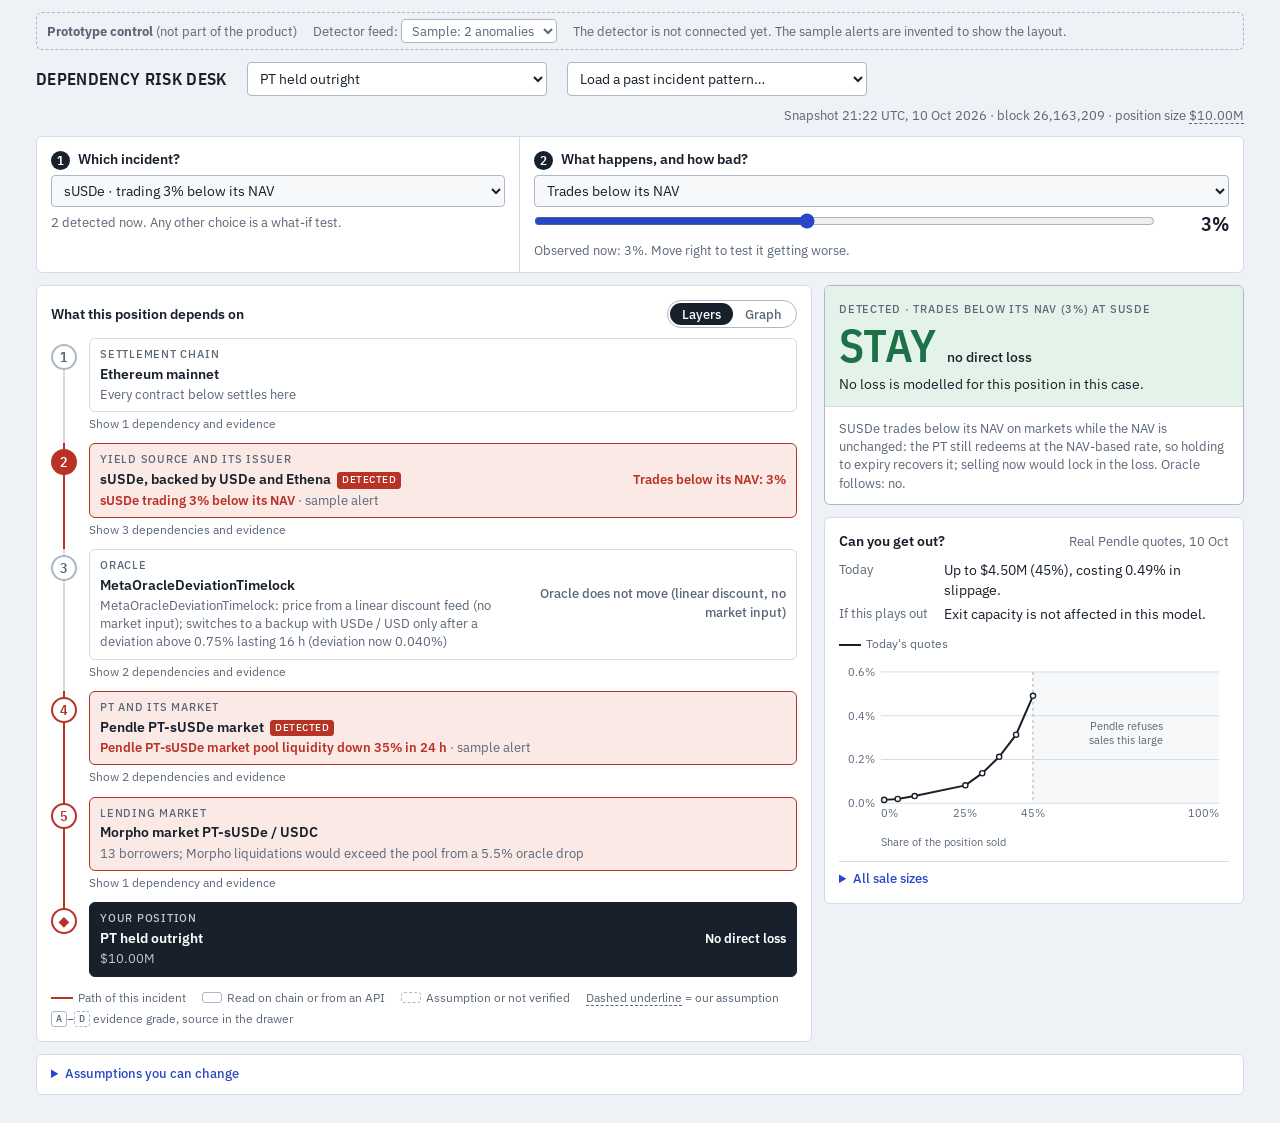
<file: demo.html>
<!doctype html>
<html>
  <head>
    <meta charset="utf8" />
    <meta
      name="viewport"
      content="width=device-width,initial-scale=1,viewport-fit=cover"
    />
    <style>
      :root {
        color-scheme: light;
        box-sizing: border-box;
        padding-top: env(safe-area-inset-top, 0px);
        padding-bottom: env(safe-area-inset-bottom, 0px);
      }
      html {
        scroll-padding-top: env(safe-area-inset-top, 0px);
      }
      body {
        margin: 0;
        padding: 0;
        font:
          14px -apple-system,
          BlinkMacSystemFont,
          sans-serif;
        background: #fff;
        color: #000;
      }
      img {
        max-width: 100%;
      }
      [hidden]:not([hidden="until-found" i]) {
        display: none !important;
      }
    </style>
  </head>
  <body>
    <title>Dependency Risk Desk v2</title>
    <link
      rel="stylesheet"
      href="https://fonts.googleapis.com/css2?family=IBM+Plex+Mono:wght@400;500&family=IBM+Plex+Sans:wght@400;500;600&family=IBM+Plex+Sans+Condensed:wght@600&display=swap"
    />
    <style>
      /* Layout: inputs run left to right in thinking order (where, how bad, how likely). Answer card top right. Five-layer chain on the left, one row per layer. Detail opens on demand. */
      :root {
        --bg: #eef1f5;
        --surface: #ffffff;
        --sunk: #f6f8fa;
        --ink: #17202b;
        --muted: #5a6777;
        --line: #d6dce4;
        --line-strong: #aeb8c5;
        --accent: #2747c7;
        --accent-tint: #e4e9fb;
        --crit: #b93226;
        --crit-tint: #fbe9e6;
        --warn: #8f5b00;
        --warn-tint: #fbf0d9;
        --good: #1e7048;
        --good-tint: #e3f3ea;
        --sans:
          "IBM Plex Sans", system-ui, -apple-system, "Segoe UI", sans-serif;
        --cond:
          "IBM Plex Sans Condensed", "IBM Plex Sans", system-ui, sans-serif;
        --mono: "IBM Plex Mono", ui-monospace, Menlo, Consolas, monospace;
      }
      @media (prefers-color-scheme: dark) {
        :root:not([data-theme="light"]) {
          --bg: #0f141b;
          --surface: #171e28;
          --sunk: #131922;
          --ink: #e5eaf1;
          --muted: #96a3b4;
          --line: #283342;
          --line-strong: #465468;
          --accent: #8aa4ff;
          --accent-tint: #1e2a52;
          --crit: #ff8475;
          --crit-tint: #3a1d1a;
          --warn: #e6ae52;
          --warn-tint: #33280f;
          --good: #62c795;
          --good-tint: #14301f;
          color-scheme: dark;
        }
      }
      :root[data-theme="dark"] {
        --bg: #0f141b;
        --surface: #171e28;
        --sunk: #131922;
        --ink: #e5eaf1;
        --muted: #96a3b4;
        --line: #283342;
        --line-strong: #465468;
        --accent: #8aa4ff;
        --accent-tint: #1e2a52;
        --crit: #ff8475;
        --crit-tint: #3a1d1a;
        --warn: #e6ae52;
        --warn-tint: #33280f;
        --good: #62c795;
        --good-tint: #14301f;
        color-scheme: dark;
      }
      * {
        box-sizing: border-box;
      }
      body {
        background: var(--bg);
        color: var(--ink);
        font: 14px/1.45 var(--sans);
        font-variant-numeric: tabular-nums;
      }
      .app {
        max-width: 1240px;
        margin: 0 auto;
        padding-inline: 16px;
        padding-block: 12px 28px;
        display: flex;
        flex-direction: column;
        gap: 12px;
      }
      body.drawer-open .app {
        padding-bottom: 46vh;
      }
      button,
      select,
      input {
        font: inherit;
        color: inherit;
      }
      button {
        cursor: pointer;
      }
      input[type="range"] {
        accent-color: var(--accent);
        width: 100%;
        min-width: 0;
        margin: 0;
      }
      :focus-visible {
        outline: 2px solid var(--accent);
        outline-offset: 2px;
      }
      p {
        margin: 0;
      }
      .lbl {
        font-size: 11px;
        letter-spacing: 0.07em;
        text-transform: uppercase;
        color: var(--muted);
        font-weight: 500;
      }
      .mono {
        font-family: var(--mono);
        font-size: 12px;
      }
      .note {
        color: var(--muted);
        font-size: 12.5px;
      }
      .asm {
        border-bottom: 1px dashed var(--muted);
      }
      .eff.n,
      .lay.hot .eff.n {
        color: var(--muted);
        font-weight: 500;
      }
      .gr {
        display: inline-block;
        font: 500 10px/14px var(--mono);
        padding: 0 4px;
        border: 1px solid var(--line-strong);
        border-radius: 3px;
        color: var(--muted);
        vertical-align: 1px;
      }
      .gr.D {
        border-style: dashed;
      }
      .link {
        background: none;
        border: 0;
        padding: 0;
        color: var(--accent);
        text-decoration: underline;
        font-size: 12.5px;
      }
      .panel {
        background: var(--surface);
        border: 1px solid var(--line);
        border-radius: 6px;
        padding: 14px;
        min-width: 0;
      }
      .panel h2 {
        font: 600 14px/1.2 var(--sans);
        margin: 0;
      }
      .phead {
        display: flex;
        flex-wrap: wrap;
        gap: 4px 16px;
        justify-content: space-between;
        align-items: baseline;
        margin-bottom: 10px;
      }

      header {
        display: flex;
        flex-wrap: wrap;
        gap: 10px 20px;
        align-items: center;
      }
      header h1 {
        font: 600 17px/1 var(--cond);
        letter-spacing: 0.02em;
        margin: 0;
        text-transform: uppercase;
      }
      header select {
        background: var(--surface);
        border: 1px solid var(--line-strong);
        border-radius: 4px;
        padding: 6px 8px;
        min-width: 0;
        max-width: 100%;
        text-overflow: ellipsis;
        flex: 0 1 300px;
      }
      header .stamp {
        margin-left: auto;
        font-size: 12.5px;
        color: var(--muted);
      }
      header .stamp {
        margin-left: 0;
        flex-basis: 100%;
        text-align: right;
      }
      .mode {
        margin-left: auto;
        display: flex;
        border: 1px solid var(--line-strong);
        border-radius: 999px;
        padding: 2px;
        background: var(--surface);
      }
      .mode button {
        border: 0;
        background: none;
        border-radius: 999px;
        padding: 4px 14px;
        font-weight: 500;
        font-size: 13px;
        color: var(--muted);
      }
      .mode button[aria-pressed="true"] {
        background: var(--ink);
        color: var(--surface);
      }
      .mode.sm button {
        padding: 2px 12px;
        font-size: 12.5px;
      }
      .banner {
        border-radius: 6px;
        padding: 8px 12px;
        border: 1px solid var(--line-strong);
        background: var(--accent-tint);
        font-size: 13px;
      }
      .banner a {
        color: var(--accent);
      }

      .steps {
        display: grid;
        grid-template-columns: 1fr 1.5fr;
        gap: 0;
        padding: 0;
      }
      .step {
        padding: 12px 14px;
        display: flex;
        flex-direction: column;
        gap: 6px;
        min-width: 0;
        border-left: 1px solid var(--line);
      }
      .step:first-child {
        border-left: 0;
      }
      .step .q {
        display: flex;
        gap: 8px;
        align-items: baseline;
        font-weight: 600;
      }
      .step .q i {
        font: 600 13px/1 var(--cond);
        font-style: normal;
        color: var(--surface);
        background: var(--ink);
        border-radius: 50%;
        width: 19px;
        height: 19px;
        display: inline-grid;
        place-items: center;
        flex: none;
        position: relative;
        top: 1px;
      }
      .step select {
        background: var(--sunk);
        border: 1px solid var(--line-strong);
        border-radius: 4px;
        padding: 5px 8px;
        width: 100%;
        min-width: 0;
        text-overflow: ellipsis;
      }
      .slide {
        display: flex;
        align-items: center;
        gap: 12px;
      }
      /* The zone bar sits under the slider track only, inset by half a thumb so its scale matches the thumb. */
      .slide .tcol {
        flex: 1;
        min-width: 0;
        display: flex;
        flex-direction: column;
        gap: 6px;
      }
      #zoneBox {
        margin-inline: 8px;
      }
      .slide output {
        font: 600 20px/1 var(--cond);
        min-width: 62px;
        text-align: right;
      }
      .zones {
        height: 6px;
        border-radius: 3px;
        overflow: hidden;
        display: flex;
        border: 1px solid var(--line);
      }
      .zones i {
        display: block;
        height: 100%;
      }
      .zs {
        background: var(--good);
      }
      .zp {
        background: var(--warn);
      }
      .zc {
        background: var(--crit);
      }
      @media (max-width: 860px) {
        .steps {
          grid-template-columns: minmax(0, 1fr);
        }
        .step {
          border-left: 0;
          border-top: 1px solid var(--line);
        }
        .step:first-child {
          border-top: 0;
        }
      }

      .cols {
        display: grid;
        grid-template-columns: minmax(0, 1fr) 420px;
        gap: 12px;
        align-items: start;
      }
      .side,
      .main {
        display: flex;
        flex-direction: column;
        gap: 12px;
        min-width: 0;
      }
      @media (max-width: 1000px) {
        .cols {
          grid-template-columns: minmax(0, 1fr);
        }
        .side {
          order: -1;
        }
      }

      /* chain */
      .chain {
        display: flex;
        flex-direction: column;
      }
      .lay {
        position: relative;
        padding-left: 38px;
        padding-bottom: 10px;
      }
      .lay::before {
        content: "";
        position: absolute;
        left: 12px;
        top: 0;
        bottom: 0;
        border-left: 2px solid var(--line);
      }
      .lay:first-child::before {
        top: 18px;
      }
      .lay:last-child {
        padding-bottom: 0;
      }
      .lay:last-child::before {
        bottom: auto;
        height: 18px;
      }
      .lay.hot::before {
        border-left-color: var(--crit);
      }
      .ln {
        position: absolute;
        left: 0;
        top: 6px;
        width: 26px;
        height: 26px;
        border-radius: 50%;
        background: var(--surface);
        border: 2px solid var(--line-strong);
        display: grid;
        place-items: center;
        font: 600 14px/1 var(--cond);
        color: var(--muted);
      }
      .lay.hot .ln {
        border-color: var(--crit);
        color: var(--crit);
      }
      .lay.origin .ln {
        background: var(--crit);
        color: var(--surface);
      }
      .lrow {
        width: 100%;
        text-align: left;
        background: var(--surface);
        border: 1px solid var(--line);
        border-radius: 6px;
        padding: 8px 10px;
        display: grid;
        grid-template-columns: minmax(0, 1fr) minmax(0, auto);
        gap: 4px 14px;
        align-items: center;
      }
      .lrow:hover {
        border-color: var(--accent);
      }
      .lay.hot .lrow {
        border-color: var(--crit);
        background: var(--crit-tint);
      }
      .lay.pos .lrow {
        background: var(--ink);
        color: var(--surface);
        border-color: var(--ink);
        cursor: default;
      }
      .lay.pos .lrow .lbl,
      .lay.pos .lrow .fact {
        color: inherit;
        opacity: 0.75;
      }
      .lt {
        display: flex;
        flex-direction: column;
        gap: 1px;
        min-width: 0;
      }
      .lt b {
        font-weight: 600;
        font-size: 14px;
      }
      .fact {
        font-size: 12.5px;
        color: var(--muted);
      }
      .eff {
        font-weight: 600;
        font-size: 13px;
        color: var(--crit);
        text-align: right;
        max-width: 250px;
      }
      .lay.pos .eff {
        color: inherit;
      }
      .tag {
        display: inline-block;
        font-size: 10px;
        font-weight: 500;
        letter-spacing: 0.05em;
        text-transform: uppercase;
        border: 1px solid currentColor;
        border-radius: 3px;
        padding: 0 4px;
        color: var(--warn);
        margin-left: 6px;
        vertical-align: 1px;
      }
      .tag.det {
        color: var(--surface);
        background: var(--crit);
        border-color: var(--crit);
      }
      .tag.hyp {
        color: var(--crit);
        border-style: dashed;
        background: var(--surface);
      }
      .lay.origin.hyp .ln {
        background: var(--surface);
        color: var(--crit);
        border-style: dashed;
      }
      .fact b {
        font-weight: 600;
        font-size: inherit;
        color: var(--crit);
      }
      .proto {
        display: flex;
        flex-wrap: wrap;
        gap: 6px 16px;
        align-items: center;
        border: 1px dashed var(--line-strong);
        border-radius: 6px;
        padding: 6px 10px;
        color: var(--muted);
        font-size: 12.5px;
      }
      .proto select {
        background: var(--surface);
        border: 1px solid var(--line-strong);
        border-radius: 4px;
        padding: 2px 6px;
        max-width: 100%;
      }
      .more {
        background: none;
        border: 0;
        padding: 3px 0 0;
        color: var(--muted);
        font-size: 12px;
      }
      .more:hover {
        color: var(--accent);
      }
      .chips {
        display: flex;
        flex-wrap: wrap;
        gap: 6px;
        padding-top: 6px;
      }
      .chip {
        background: var(--surface);
        border: 1px solid var(--line-strong);
        border-radius: 5px;
        padding: 4px 8px;
        text-align: left;
        display: flex;
        flex-direction: column;
        min-width: 0;
        font-size: 12.5px;
      }
      .chip.doc {
        border-style: dashed;
      }
      .chip.sel {
        border-color: var(--crit);
        box-shadow: 0 0 0 1px var(--crit);
      }
      .chip:hover {
        border-color: var(--accent);
      }
      .chip .ad {
        font-family: var(--mono);
        font-size: 10.5px;
        color: var(--muted);
      }
      @media (max-width: 560px) {
        .lrow {
          grid-template-columns: minmax(0, 1fr);
        }
        .eff {
          text-align: left;
          max-width: none;
        }
      }
      .legend {
        display: flex;
        flex-wrap: wrap;
        gap: 4px 16px;
        color: var(--muted);
        font-size: 12px;
        margin-top: 12px;
      }
      .legend i {
        display: inline-block;
        width: 20px;
        height: 11px;
        border: 1px solid var(--line-strong);
        border-radius: 3px;
        vertical-align: -1px;
        margin-right: 5px;
      }
      .legend i.d {
        border-style: dashed;
      }

      .gscroll {
        overflow-x: auto;
        padding-bottom: 4px;
      }
      .graph {
        position: relative;
        min-width: 700px;
        display: flex;
        flex-direction: column;
      }
      .graph svg {
        position: absolute;
        inset: 0;
        width: 100%;
        height: 100%;
        pointer-events: none;
        overflow: visible;
      }
      .band {
        display: grid;
        grid-template-columns: 84px minmax(0, 1fr);
        gap: 12px;
        border-top: 1px solid var(--line);
        padding: 14px 0 24px;
      }
      .band:first-of-type {
        border-top: 0;
        padding-top: 2px;
      }
      .band:last-of-type {
        padding-bottom: 2px;
      }
      .lname {
        font-size: 11.5px;
        line-height: 1.3;
        color: var(--muted);
      }
      .lname b {
        display: block;
        font: 600 18px/1 var(--cond);
        color: var(--ink);
        margin-bottom: 3px;
      }
      .grow {
        display: grid;
        grid-template-columns: repeat(4, minmax(0, 1fr));
        column-gap: 48px;
        align-items: start;
      }
      .node {
        position: relative;
        z-index: 1;
        background: var(--surface);
        border: 1px solid var(--line-strong);
        border-radius: 6px;
        padding: 7px 9px;
        text-align: left;
        min-width: 0;
        display: flex;
        flex-direction: column;
        gap: 3px;
        align-items: flex-start;
      }
      button.node:hover {
        border-color: var(--accent);
      }
      .node .nm {
        font-weight: 600;
        font-size: 13px;
        line-height: 1.25;
        overflow-wrap: anywhere;
      }
      .node .sub {
        font-size: 12px;
        color: var(--muted);
        line-height: 1.3;
      }
      .node .sub b {
        color: var(--crit);
        font-weight: 600;
      }
      .node .tag {
        margin-left: 0;
      }
      .node.doc {
        border-style: dashed;
      }
      .node.hot {
        border-color: var(--crit);
        background: var(--crit-tint);
      }
      .node.origin {
        box-shadow: 0 0 0 2px var(--crit);
      }
      .node.origin.hyp {
        box-shadow: none;
        outline: 2px dashed var(--crit);
        outline-offset: 1px;
      }
      .node.pos {
        background: var(--ink);
        color: var(--surface);
        border-color: var(--ink);
      }
      .node.pos .sub,
      .node.pos .sub b {
        color: inherit;
      }
      .node.pos.hot {
        box-shadow: 0 0 0 2px var(--crit);
      }
      .e {
        stroke: var(--line-strong);
        stroke-width: 1.4;
        fill: none;
      }
      .e.doc {
        stroke-dasharray: 5 4;
      }
      .e.hot {
        stroke: var(--crit);
        stroke-width: 2.2;
      }
      .elab {
        position: absolute;
        z-index: 2;
        transform: translate(-50%, -50%);
        background: var(--surface);
        border: 1px solid var(--line);
        border-radius: 9px;
        padding: 0 6px;
        font-size: 10.5px;
        line-height: 16px;
        color: var(--muted);
        white-space: nowrap;
      }
      .elab:hover {
        border-color: var(--accent);
        color: var(--accent);
      }
      .elab.hot {
        border-color: var(--crit);
        color: var(--crit);
      }
      .legend i.a {
        width: 22px;
        height: 0;
        border: 0;
        border-top: 2px solid var(--crit);
        border-radius: 0;
        vertical-align: middle;
      }

      /* decision */
      .decision {
        padding: 0;
        overflow: hidden;
        border-color: var(--line-strong);
      }
      .vband {
        padding: 12px 14px;
        background: var(--sunk);
        border-bottom: 1px solid var(--line);
      }
      .vband.stay {
        background: var(--good-tint);
      }
      .vband.reduce {
        background: var(--warn-tint);
      }
      .vband.cap {
        background: var(--crit-tint);
      }
      .verdict {
        font: 600 46px/1 var(--cond);
        letter-spacing: 0.01em;
        text-transform: uppercase;
        margin: 4px 0 6px;
        display: flex;
        align-items: baseline;
        gap: 10px;
        flex-wrap: wrap;
      }
      .stay .verdict {
        color: var(--good);
      }
      .reduce .verdict {
        color: var(--warn);
      }
      .cap .verdict {
        color: var(--crit);
      }
      .verdict small {
        font: 500 14px/1.2 var(--sans);
        text-transform: none;
        letter-spacing: 0;
        color: var(--ink);
      }
      .why {
        font-size: 14px;
        text-wrap: balance;
      }
      .dbody {
        padding: 12px 14px;
        display: flex;
        flex-direction: column;
        gap: 12px;
      }
      .bars {
        display: grid;
        grid-template-columns: max-content minmax(0, 1fr) max-content;
        gap: 8px 10px;
        align-items: center;
      }
      .bars .bn {
        font-weight: 500;
        font-size: 13px;
      }
      .bars .bv {
        font: 600 17px/1 var(--cond);
        text-align: right;
      }
      .track {
        display: flex;
        gap: 2px;
        height: 18px;
        min-width: 0;
      }
      .track i {
        display: block;
        height: 100%;
        border-radius: 0 4px 4px 0;
        min-width: 2px;
      }
      .track i:first-child:not(:last-child) {
        border-radius: 0;
      }
      .b-loss {
        background: var(--muted);
      }
      .b-cost {
        background: var(--accent);
      }
      .b-cap {
        background: var(--line-strong);
      }
      .bkey {
        display: flex;
        flex-wrap: wrap;
        gap: 2px 14px;
        font-size: 12px;
        color: var(--muted);
      }
      .bkey i {
        display: inline-block;
        width: 9px;
        height: 9px;
        border-radius: 2px;
        margin-right: 5px;
      }
      .stuck {
        border: 1px solid var(--crit);
        background: var(--crit-tint);
        border-radius: 6px;
        padding: 8px 10px;
        font-size: 13px;
      }
      details {
        border-top: 1px solid var(--line);
        padding-top: 8px;
      }
      summary {
        cursor: pointer;
        font-weight: 500;
        font-size: 13px;
        color: var(--accent);
      }
      details > div {
        padding-top: 8px;
        display: flex;
        flex-direction: column;
        gap: 8px;
      }
      .tw {
        overflow-x: auto;
      }
      table {
        border-collapse: collapse;
        width: 100%;
        font-size: 12.5px;
      }
      th,
      td {
        text-align: right;
        padding: 5px 4px;
        border-bottom: 1px solid var(--line);
        white-space: nowrap;
      }
      th {
        font-weight: 500;
        color: var(--muted);
        font-size: 11.5px;
      }
      th:first-child,
      td:first-child {
        text-align: left;
      }
      tr.best td,
      tr.sum td {
        font-weight: 600;
      }
      tr.best td {
        background: var(--accent-tint);
      }
      tr.ref td {
        color: var(--crit);
      }
      dl {
        display: grid;
        grid-template-columns: max-content minmax(0, 1fr);
        gap: 4px 16px;
        margin: 0;
      }
      dt {
        color: var(--muted);
        font-size: 12.5px;
      }
      dd {
        margin: 0;
        overflow-wrap: anywhere;
      }

      /* exit */
      .exit {
        display: flex;
        flex-direction: column;
        gap: 10px;
      }
      .exit .phead {
        margin: 0;
      }
      .ckey {
        display: flex;
        flex-wrap: wrap;
        gap: 2px 14px;
        font-size: 12px;
        color: var(--muted);
      }
      .ckey svg {
        vertical-align: middle;
        margin-right: 5px;
      }
      .cwrap {
        position: relative;
      }
      .chart {
        width: 100%;
        height: auto;
        display: block;
      }
      .chart text {
        font: 11px var(--sans);
        fill: var(--muted);
      }
      .chart .ax {
        stroke: var(--line);
        stroke-width: 1;
        fill: none;
      }
      .chart .cv {
        stroke: var(--ink);
        stroke-width: 2;
        fill: none;
      }
      .chart .sv {
        stroke: var(--muted);
        stroke-width: 2;
        stroke-dasharray: 5 4;
        fill: none;
      }
      .chart .pt {
        fill: var(--surface);
        stroke: var(--ink);
        stroke-width: 1.4;
      }
      .chart .no {
        fill: var(--sunk);
        stroke: none;
      }
      .chart .cliff {
        stroke: var(--line-strong);
        stroke-width: 1.2;
        stroke-dasharray: 3 3;
        fill: none;
      }
      .chart .rec {
        stroke: var(--accent);
        stroke-width: 2;
        fill: none;
      }
      .chart .recd {
        fill: var(--accent);
        stroke: var(--surface);
        stroke-width: 2;
      }
      .chart .rt {
        fill: var(--accent);
        font-weight: 600;
      }
      .chart .cross {
        stroke: var(--line-strong);
        stroke-width: 1;
        fill: none;
      }
      .tip {
        position: absolute;
        pointer-events: none;
        background: var(--surface);
        border: 1px solid var(--line-strong);
        border-radius: 5px;
        padding: 5px 8px;
        font-size: 12px;
        white-space: nowrap;
        z-index: 3;
      }
      .tip b {
        display: block;
      }

      .adv {
        background: var(--surface);
        border: 1px solid var(--line);
        border-radius: 6px;
        padding: 10px 14px;
      }
      .adv > div {
        display: grid;
        grid-template-columns: repeat(auto-fit, minmax(250px, 1fr));
        gap: 10px 22px;
      }
      .adv label {
        display: flex;
        flex-direction: column;
        gap: 3px;
        font-size: 12.5px;
        color: var(--muted);
      }
      .adv input {
        width: 90px;
        background: var(--sunk);
        border: 1px solid var(--line-strong);
        border-radius: 4px;
        padding: 3px 6px;
        color: var(--ink);
      }
      .adv p {
        grid-column: 1/-1;
      }

      .drawer {
        position: fixed;
        left: 0;
        right: 0;
        bottom: 0;
        z-index: 10;
        background: var(--surface);
        border-top: 2px solid var(--ink);
        max-height: 42vh;
        overflow: auto;
        padding: 12px 16px calc(12px + env(safe-area-inset-bottom, 0px));
      }
      .drawer .in {
        max-width: 1208px;
        margin: 0 auto;
        display: flex;
        flex-direction: column;
        gap: 8px;
      }
      .drawer .top {
        display: flex;
        justify-content: space-between;
        gap: 12px;
        align-items: flex-start;
      }
      .drawer h3 {
        margin: 0;
        font: 600 15px/1.25 var(--sans);
      }
      .drawer a {
        color: var(--accent);
      }
      .btn {
        background: none;
        color: var(--ink);
        border: 1px solid var(--line-strong);
        border-radius: 4px;
        padding: 5px 12px;
        font-weight: 500;
      }
    </style>

    <div class="app">
      <div class="proto" id="proto">
        <span><b>Prototype control</b> (not part of the product)</span>
        <label for="feed"
          >Detector feed:
          <select id="feed"></select
        ></label>
        <span id="protoNote"></span>
      </div>
      <header>
        <h1>Dependency Risk Desk</h1>
        <select id="pos" aria-label="Position"></select>
        <select id="replay" aria-label="Load a past incident pattern"></select>
        <span class="stamp" id="stamp"></span>
      </header>
      <div class="banner" id="banner" hidden></div>

      <section class="panel steps" id="steps" aria-label="Incident to test">
        <div class="step">
          <label class="q" for="node"><i>1</i><span id="q1"></span></label>
          <select id="node"></select>
          <span class="note" id="n1"></span>
        </div>
        <div class="step">
          <label class="q" for="fail"><i>2</i>What happens, and how bad?</label>
          <select id="fail"></select>
          <div class="slide">
            <div class="tcol">
              <input type="range" id="sev" aria-label="Severity" />
              <div id="zoneBox"></div>
            </div>
            <output id="sevOut" for="sev"></output>
          </div>
          <span class="note" id="sevNote"></span>
        </div>
      </section>

      <main class="cols">
        <div class="main">
          <section class="panel">
            <div class="phead">
              <h2>What this position depends on</h2>
              <div
                class="mode sm"
                role="group"
                aria-label="How to show the dependencies"
              >
                <button id="v-list" data-view="list" aria-pressed="true">
                  Layers</button
                ><button id="v-graph" data-view="graph" aria-pressed="false">
                  Graph
                </button>
              </div>
            </div>
            <div class="chain" id="chain"></div>
            <div class="legend">
              <span><i class="a"></i>Path of this incident</span
              ><span><i></i>Read on chain or from an API</span
              ><span><i class="d"></i>Assumption or not verified</span
              ><span
                ><span class="asm">Dashed underline</span> = our
                assumption</span
              ><span
                ><span class="gr">A</span>–<span class="gr D">D</span> evidence
                grade, source in the drawer</span
              >
            </div>
          </section>
        </div>
        <aside class="side">
          <section
            class="panel decision"
            id="decision"
            aria-live="polite"
          ></section>
          <section class="panel exit" id="exit"></section>
        </aside>
      </main>

      <details class="adv" id="d-adv">
        <summary>Assumptions you can change</summary>
        <div>
          <label for="book"
            >Position as a share of the book, %<input
              type="number"
              id="book"
              min="1"
              max="100"
              step="1"
          /></label>
          <label for="alt"
            >Cash earns after selling, % APY<input
              type="number"
              id="alt"
              min="0"
              max="50"
              step="0.01"
          /></label>
          <p class="note" id="advNote"></p>
        </div>
      </details>
    </div>

    <div class="drawer" id="drawer" hidden>
      <div class="in" id="drawerIn"></div>
    </div>

    <script src="sample_data/dashboard.sample.js"></script>
    <script src="web/risk_model.js"></script>
    <script>
      const $ = (s) => document.querySelector(s);
      const money = (v) => {
        const a = Math.abs(v);
        return a >= 999500
          ? "$" + (v / 1e6).toFixed(2) + "M"
          : a >= 1e4
            ? "$" + Math.round(v / 1e3) + "k"
            : a >= 1e3
              ? "$" + (v / 1e3).toFixed(1) + "k"
              : "$" + Math.round(v);
      };
      const pc = (v, d = 1) => (v * 100).toFixed(d) + "%";
      const short = (a) =>
        a.length > 14 ? a.slice(0, 6) + "…" + a.slice(-4) : a;
      const trim = (x) => String(+(+x).toFixed(2));
      const cap1 = (t) => t.charAt(0).toUpperCase() + t.slice(1);
      /* Lower-case the first letter of a label, except acronyms ("NAV falls"). */
      const lc = (t) =>
        /^[A-Z][a-z]/.test(t) ? t.charAt(0).toLowerCase() + t.slice(1) : t;

      /* Data and model come from the backend (FRONTEND_GUIDE.md): dashboard.sample.js sets window.DASHBOARD,
   risk_model.js sets window.RiskModel. The page holds no snapshot numbers and no loss formulas. */
      const d = window.DASHBOARD,
        RM = window.RiskModel;
      if (!d || !RM) {
        $("#banner").hidden = false;
        $("#banner").innerHTML =
          "<b>Could not load the backend files.</b> This page needs sample_data/dashboard.sample.js and web/risk_model.js.";
        throw new Error("backend files missing");
      }
      const N = d.position.notional_usd,
        CURVE = d.exit_curve.map((x) => [x.fraction, x.loss]),
        MAXX = d.max_exit_fraction,
        LD = d.lending[0];
      const NODES = d.ui.nodes,
        LAY = d.ui.layers,
        PRE = d.position_presets,
        FT = d.failure_types.types,
        GN = d.dependency_graph.nodes,
        ORC = d.oracle;
      const utc = (o) =>
        new Date(d.generated_at).toLocaleString(
          "en-GB",
          Object.assign({ timeZone: "UTC" }, o),
        );
      const STAMP =
        utc({ hour: "2-digit", minute: "2-digit" }) +
        " UTC, " +
        utc({ day: "numeric", month: "short", year: "numeric" });
      const DAY = utc({ day: "numeric", month: "short" });
      const EXPIRY = new Date(d.position.expiry + "T00:00:00Z").toLocaleString(
        "en-GB",
        { timeZone: "UTC", day: "numeric", month: "short", year: "numeric" },
      );
      const DAYS = Math.round(
        (Date.parse(d.position.expiry) -
          Date.parse(d.generated_at.slice(0, 10))) /
          864e5,
      );
      const TL =
        ORC && ORC.challenge_timelock_s != null
          ? trim(ORC.challenge_timelock_s / 3600)
          : null;
      const gr = (g) =>
        g
          ? `<span class="gr ${g}" title="${d.evidence.grades[g] || ""}">${g}</span>`
          : "";
      const src = (e) => (e ? `${gr(e.grade)} ${e.source}` : "");
      /* The page's own table, kept as the guide asks: label, unit, range and starting value. No loss functions and
   no probabilities here: the decision assumes the incident has happened (guide, rule 5). */
      const FAIL = {
        shortfall: {
          label: "Issuer cannot back the asset",
          sev: "Reserves missing",
          unit: "%",
          min: 1,
          max: 100,
          def: 50,
          phrase: (s) => `a ${s} reserve shortfall`,
        },
        depeg: {
          label: "Loses value",
          sev: "Value drop",
          unit: "%",
          min: 1,
          max: 60,
          def: 10,
          phrase: (s) => `a ${s} fall in value`,
        },
        oracleLow: {
          label: "Reports a price that is too low",
          sev: "Price understated by",
          unit: "%",
          min: 1,
          max: 40,
          def: 15,
          phrase: (s) => `a price understated by ${s}`,
        },
        stale: {
          label: "Stops updating",
          sev: "Hours without an update",
          unit: "h",
          min: 1,
          max: 48,
          def: 6,
          phrase: (s) => `${s} without a price update`,
        },
        cascade: {
          label: "Other borrowers are liquidated into the pool",
          sev: "Oracle drop that liquidates them",
          unit: "%",
          min: 1,
          max: 40,
          def: 8,
          phrase: (s) => `a ${s} oracle drop that liquidates other borrowers`,
        },
        drain: {
          label: "Liquidity leaves the pool",
          sev: "Liquidity removed",
          unit: "%",
          min: 10,
          max: 90,
          def: 50,
          phrase: (s) => `${s} of liquidity leaving`,
        },
        halt: {
          label: "Chain halts",
          sev: "Hours halted",
          unit: "h",
          min: 1,
          max: 48,
          def: 6,
          phrase: (s) => `a ${s} halt`,
        },
      };
      /* Failure keys this table does not know are read from the backend (failure_types.types), so a new failure type
   shows up as one more option instead of breaking the page. */
      Object.keys(FT).forEach((k) => {
        if (FAIL[k]) return;
        const t = FT[k],
          lab = t.label || k;
        FAIL[k] = {
          label: lab,
          sev: t.unit === "h" ? "Hours" : lab,
          unit: t.unit || "%",
          min: t.min ?? 1,
          max: t.max ?? 100,
          def: t.default_severity ?? t.min ?? 1,
          phrase: (s) => `${lc(lab)} (${s})`,
        };
      });
      /* Display names follow the backend, so a rename there shows up here without a page change. */
      Object.keys(FAIL).forEach((k) => {
        if (FT[k] && FT[k].label) FAIL[k].label = FT[k].label;
      });
      /* A node's usable failures: known to the table above and with an injection rule in the data. */
      const fails = (k) =>
        ((NODES[k] || {}).failures || []).filter(
          (f) => FAIL[f] && d.ui.injections[k + ":" + f],
        );
      const BW = d.borrowers || {};
      const LFACT = {
        1: { head: NODES.eth.label, fact: "Every contract below settles here" },
        2: {
          head: "sUSDe, backed by USDe and Ethena",
          fact: "The PT redeems to sUSDe at expiry",
        },
        3: {
          head: NODES.oracle.contract_name || NODES.oracle.label,
          fact: NODES.oracle.note || "",
        },
        4: {
          head: NODES.market.label,
          fact: `You can sell ${money(MAXX * N)} of ${money(N)} today`,
        },
        5: {
          head: NODES.lending.label,
          fact: BW.distribution
            ? `${BW.distribution.n_borrowers} borrowers; Morpho liquidations would exceed the pool from a ${pc(BW.first_drop_seized_exceeds_capacity)} oracle drop`
            : "",
        },
      };
      /* Edges come from the data only, including the two to the position (pt -> holding, lending -> liquidation for
   the presets in applies_to). The data names the position "position"; the page draws it as "pos". */
      const EDGES = d.ui.edges.map((e) =>
        e.to === "position" ? Object.assign({}, e, { to: "pos" }) : e,
      );

      /* Detector feed. Real entries (d.detected) name a dependency-graph node; map it to one of the 9 UI nodes.
   The two sample entries are invented and stay labelled as such. */
      const uiNodeOf = (id) =>
        NODES[id]
          ? id
          : Object.keys(NODES).find((k) =>
              (NODES[k].members || []).includes(id),
            );
      const REAL = (d.detected || [])
        .map((x) =>
          Object.assign({}, x, { node: uiNodeOf(x.node), real: true }),
        )
        .filter((x) => x.node && fails(x.node).includes(x.fail));
      const SAMPLE = [
        {
          node: "susde",
          fail: "discount",
          sev: 3,
          signal: "trading 3% below its NAV",
        },
        {
          node: "market",
          fail: "drain",
          sev: 35,
          signal: "pool liquidity down 35% in 24 h",
        },
      ].filter((x) => fails(x.node).includes(x.fail));
      const dets = () =>
        S.feed === "real" ? REAL : S.feed === "sample" ? SAMPLE : [];
      const sigTxt = (x) => x.signal + (x.real ? "" : " · sample alert");
      /* Any dependency can be failed by hand; detected incidents are listed first. */
      let CUR = { type: "none" };
      const S = {
        view: "list",
        feed: REAL.length ? "real" : "sample",
        det: null,
        pos: Object.keys(PRE)[0],
        node: "susde",
        fail: "depeg",
        sev: 10,
        alt: d.position.implied_apy * 100,
        book: 10,
        replay: "",
        open: {},
        more: {},
      };
      const isPct = () => FAIL[S.fail].unit === "%";
      const sevText = (v = S.sev) =>
        (v < 0.1 ? String(+(+v).toFixed(3)) : trim(v)) + (isPct() ? "%" : " h");
      /* Wide % ranges (max at least 20x min, e.g. 0.5-100%) use a log scale on the slider and on the zone bar, so
   small severities such as a 2% break-even get room. Positions run 0..LOGR. */
      const LOGR = 1000;
      const isLog = (f) => f.unit === "%" && f.max / f.min >= 20;
      const sevPos = (f, v) =>
        (Math.log(v / f.min) / Math.log(f.max / f.min)) * LOGR;
      const posSev = (f, p) => {
        const v = f.min * Math.pow(f.max / f.min, p / LOGR),
          k = v < 10 ? 100 : 10;
        return Math.min(f.max, Math.max(f.min, Math.round(v * k) / k));
      };
      const carry = () =>
        (Math.max(0, d.position.implied_apy - S.alt / 100) * DAYS) / 365;
      const isLev = () => PRE[S.pos].debt_usd > 0;
      const edgeOn = (e) => !e.applies_to || e.applies_to.includes(S.pos);

      /* The decision given the incident at the chosen severity, no probability (guide, section 4):
   RiskModel.decideAt for the verdict, RiskModel.breakEvenSeverity for the severity zones on step 2. */
      function model(posKey = S.pos, light = false) {
        const P = PRE[posKey],
          C = P.collateral_usd,
          equity = C - P.debt_usd,
          f = FAIL[S.fail],
          cy = carry();
        const r = RM.decideAt(d, posKey, S.node, S.fail, S.sev, cy),
          x = r.sell_fraction;
        const m = {
          P,
          C,
          equity,
          f,
          sev: r,
          L: r.L_high,
          cy,
          x,
          slip: x ? RM.slippageAt(x, CURVE) : 0,
          hasLoss: r.L_high > 0,
          verdict: r.verdict,
        };
        if (light) return m;
        m.be = RM.breakEvenSeverity(d, posKey, S.node, S.fail, cy, f.min, f.max);
        /* be is floored at the slider's minimum; below it, search [0, min] for the real values to print. */
        const low =
          m.be.start !== null && m.be.start <= f.min + 1e-9
            ? RM.breakEvenSeverity(d, posKey, S.node, S.fail, cy, 0, f.min)
            : null;
        m.start = low && low.start !== null ? low.start : m.be.start;
        m.cap =
          low && m.be.cap !== null && m.be.cap <= f.min + 1e-9 && low.cap !== null
            ? low.cap
            : m.be.cap;
        m.others = Object.keys(PRE)
          .filter((k) => k !== posKey)
          .map((k) => ({ k, m: model(k, true) }));
        return m;
      }
      const VCLASS = {
        STAY: "stay",
        REDUCE: "reduce",
        SELL_TO_CAP: "cap",
        EXIT: "cap",
      };
      const word = (m) =>
        m.verdict === "STAY"
          ? "Stay"
          : m.verdict === "EXIT"
            ? "Exit"
            : `${m.verdict === "SELL_TO_CAP" ? "Sell to the pool limit" : "Reduce"}, sell ${money(m.sev.sell_usd)}`;

      /* What the incident does at each step of the path, read from the inject result (guide, section 6). */
      function story(m) {
        const s = m.sev,
          f = S.fail,
          sv = sevText(),
          C = m.C,
          lev = m.P.debt_usd > 0,
          nlab = NODES[S.node].label;
        const origin =
          {
            depeg: `${nlab} down ${sv}`,
            shortfall: `Reserves short by ${sv}`,
            oracleLow: `Price understated by ${sv}`,
            stale: `No update for ${sv}`,
            drain: `${sv} of liquidity gone`,
            cascade: `Other borrowers liquidated at a ${sv} oracle drop`,
            halt: `Halted for ${sv}`,
          }[f] || `${FAIL[f].label}: ${sv}`;
        const orc =
          s.oracle_falls === true
            ? f === "oracleLow"
              ? "Oracle reports the low price"
              : `Oracle follows${TL ? ` (after the ${TL} h switch)` : ""}`
            : s.oracle_falls === false
              ? "Oracle does not move (linear discount, no market input)"
              : s.type === "loss_model"
                ? "Oracle behaviour unknown: both cases counted"
                : null;
        const shrinks = s.sellable_later < s.sellable_now - 1e-9;
        const exit = shrinks
          ? `Sellable falls from ${money(s.sellable_now * C)} to ${money(s.sellable_later * C)}`
          : null;
        const L = s.liquidated || [];
        const liq = L.includes(true)
          ? L.includes(false)
            ? "Liquidated if the oracle follows"
            : "Your position is liquidated"
          : lev && L.length
            ? "Not liquidated"
            : null;
        const pos =
          s.loss_usd > 0
            ? `Lose ${money(s.loss_usd)}`
            : s.type === "not_modelled"
              ? f === "halt"
                ? "No exit while halted"
                : "No direct loss modelled"
              : shrinks
                ? "No direct loss, but the exit shrinks"
                : "No direct loss";
        return {
          origin,
          orc,
          exit,
          liq,
          pos,
          shrinks,
          forced: shrinks && s.type !== "exit_only",
          follows: s.oracle_falls === true && S.node !== "oracle",
        };
      }

      /* Layer list: one row per layer. */
      function effects(m) {
        const st = story(m),
          fl = flow(st),
          o = {},
          note = {},
          lay = NODES[S.node].layer;
        LAY.forEach((L) => {
          if (L.nodes.some((k) => fl.nodes.has(k))) o[L.n] = "";
        }); /* layers the incident reaches */
        o[lay] = st.origin;
        if (S.fail !== "halt") {
          if (st.orc && lay !== 3) {
            if (m.sev.oracle_falls === false) note[3] = st.orc;
            else o[3] = st.orc;
          }
          if (st.exit && lay !== 4) o[4] = st.exit;
          if (st.liq && lay !== 5) {
            if (st.liq === "Not liquidated") note[5] = st.liq;
            else o[5] = st.liq;
          }
        }
        o[6] = lay === 4 && st.exit && !(m.sev.loss_usd > 0) ? st.exit : st.pos;
        return { o, note };
      }
      function renderList(m, idle) {
        const efr = idle ? { o: {}, note: {} } : effects(m),
          ef = efr.o,
          org = idle ? 0 : NODES[S.node].layer,
          P = m.P;
        let h = LAY.map((L) => {
          const ids = L.nodes,
            hot = ef[L.n] !== undefined,
            open = !!S.more[L.n],
            lf = LFACT[L.n];
          const dd = dets().filter((x) => NODES[x.node].layer === L.n),
            hyp = org === L.n && S.det === null;
          const tags =
            (dd.length ? '<span class="tag det">Detected</span>' : "") +
            (hyp ? '<span class="tag hyp">What-if</span>' : "");
          const fact = dd.length
            ? dd
                .map((x) => `<b>${NODES[x.node].label} ${x.signal}</b>`)
                .join(" · ") +
              (dd.some((x) => !x.real) ? " · sample alert" : "")
            : lf.fact;
          return `<div class="lay ${hot ? "hot" : ""} ${org === L.n ? "origin" : ""} ${hyp ? "hyp" : ""}"><span class="ln">${L.n}</span>
      <button class="lrow" data-layer="${L.n}" aria-label="Test an incident at layer ${L.n}, ${L.name}">
        <span class="lt"><span class="lbl">${L.name}</span><b>${lf.head}${tags}</b><span class="fact">${fact}</span></span>
        ${hot && ef[L.n] ? `<span class="eff">${ef[L.n]}</span>` : efr.note[L.n] ? `<span class="eff n">${efr.note[L.n]}</span>` : ""}</button>
      <button class="more" data-more="${L.n}" aria-expanded="${open}">${open ? "Hide" : "Show"} ${ids.length} ${ids.length > 1 ? "dependencies" : "dependency"} and evidence</button>
      ${
        open
          ? `<div class="chips">${ids
              .map((id) => {
                const n = NODES[id],
                  g = n.evidence && n.evidence.grade;
                return `<button class="chip ${g === "D" ? "doc" : ""} ${id === S.node && !idle ? "sel" : ""}" data-n="${id}"><span>${n.label} ${gr(g)}</span><span class="ad">${n.contract_name || (n.address ? short(n.address) : n.kind)}</span></button>`;
              })
              .join("")}</div>`
          : ""
      }
    </div>`;
        }).join("");
        h += `<div class="lay pos ${idle ? "" : "hot"}"><span class="ln">◆</span><div class="lrow"><span class="lt"><span class="lbl">Your position</span><b>${isLev() ? "PT posted as collateral" : "PT held outright"}</b><span class="fact">${isLev() ? `Collateral ${money(P.collateral_usd)}, debt ${money(P.debt_usd)}` : money(P.collateral_usd)}</span></span>${ef[6] ? `<span class="eff">${ef[6]}</span>` : ""}</div></div>`;
        $("#chain").innerHTML = h;
      }

      /* Causal graph: which nodes and edges this incident reaches. lending → market (forced selling) fires only when
   the backend's exit numbers show liquidators selling into the pool. */
      const GCOL = {
        eth: "1 / -1",
        ethena: 2,
        usde: 3,
        susde: 4,
        feeds: 1,
        oracle: 2,
        market: 3,
        pt: 4,
        lending: 3,
      };
      const GSUB = {
        eth: "Every contract below settles here",
        ethena: "Off-chain part not verified",
        usde: "Backs sUSDe",
        susde: "The PT redeems to this",
        feeds: "Feeds the oracle reads",
        oracle: NODES.oracle.contract_name || "Prices the collateral",
        market: money(d.position.pool_liquidity_usd) + " liquidity",
        pt: "Expires " + EXPIRY,
        lending: `Loan-to-value ${pc(LD.aggregate_ltv)} / limit ${pc(LD.lltv)}`,
      };
      const ET = { "pt>lending": 0.6 };
      const nl = (id) => (id === "pos" ? "Your position" : NODES[id].label);
      let FLOW = { nodes: new Set(), edges: new Set() },
        IDLE = false;
      function flow(st) {
        if (S.fail === "halt")
          return {
            nodes: new Set([...Object.keys(NODES), "pos"]),
            edges: new Set(),
          };
        const nodes = new Set([S.node]),
          edges = new Set(),
          q = [S.node];
        if (st.follows) {
          nodes.add("oracle");
          q.push("oracle");
        } /* the oracle follows, so liquidations run through it */
        while (q.length) {
          const n = q.shift();
          EDGES.forEach((e, i) => {
            if (e.from !== n || !edgeOn(e)) return;
            if (e.from === "lending" && e.to === "market" && !st.forced) return;
            edges.add(i);
            if (!nodes.has(e.to)) {
              nodes.add(e.to);
              q.push(e.to);
            }
          });
        }
        return { nodes, edges };
      }
      function nodeFx(m, st, fl) {
        const f = S.fail,
          sv = sevText(),
          o = {},
          note = {};
        if (f === "halt") {
          o.eth = st.origin;
          o.pos = st.pos;
          return { o, note };
        }
        if (f === "depeg" || f === "shortfall")
          ["usde", "susde", "pt"].forEach((k) => {
            if (fl.nodes.has(k)) o[k] = `Down ${sv}`;
          });
        o[S.node] = f === "depeg" ? `Down ${sv}` : st.origin;
        if (st.orc && S.node !== "oracle") {
          if (m.sev.oracle_falls === false) note.oracle = st.orc;
          else {
            o.oracle = st.orc;
            if (m.sev.oracle_falls === true) fl.nodes.add("oracle");
          }
        }
        if (st.exit && S.node !== "market") o.market = st.exit;
        if (st.liq && S.node !== "lending") {
          if (st.liq === "Not liquidated") note.lending = st.liq;
          else o.lending = st.liq;
        }
        o.pos =
          S.node === "market" && st.exit && !(m.sev.loss_usd > 0)
            ? st.exit
            : st.pos;
        return { o, note };
      }
      function renderGraph(m, idle) {
        const st = idle ? null : story(m),
          fl = idle ? { nodes: new Set(), edges: new Set() } : flow(st),
          fxr = idle ? { o: {}, note: {} } : nodeFx(m, st, fl),
          fx = fxr.o,
          ds = dets(),
          P = m.P;
        FLOW = fl;
        IDLE = !!idle;
        const node = (id) => {
          const n = NODES[id],
            hot = fl.nodes.has(id),
            org = !idle && id === S.node,
            hyp = org && S.det === null,
            dt = ds.find((x) => x.node === id),
            g = n.evidence && n.evidence.grade;
          const tags =
            (dt ? '<span class="tag det">Detected</span>' : "") +
            (hyp ? '<span class="tag hyp">What-if</span>' : "");
          const sub = fx[id]
            ? `<b>${fx[id]}</b>`
            : fxr.note[id]
              ? fxr.note[id]
              : dt
                ? sigTxt(dt)
                : GSUB[id];
          return `<button class="node ${g === "D" ? "doc" : ""} ${hot ? "hot" : ""} ${org ? "origin" : ""} ${hyp ? "hyp" : ""}" data-n="${id}" data-g="${id}" style="grid-column:${GCOL[id]}"><span class="nm">${n.label}</span>${tags}<span class="sub">${sub}</span></button>`;
        };
        let h = '<svg id="edges" aria-hidden="true"></svg>';
        LAY.forEach((L) => {
          h += `<div class="band"><div class="lname"><b>${L.n}</b>${L.name}</div><div class="grow">${L.nodes.map(node).join("")}</div></div>`;
        });
        const ph = fl.nodes.has("pos");
        h += `<div class="band"><div class="lname">Your position</div><div class="grow"><div class="node pos ${ph ? "hot" : ""}" data-g="pos" style="grid-column:${isLev() ? 3 : 4}"><span class="nm">${isLev() ? "PT posted as collateral" : "PT held outright"}</span><span class="sub">${isLev() ? `Collateral ${money(P.collateral_usd)}, debt ${money(P.debt_usd)}` : money(P.collateral_usd)}</span>${fx.pos ? `<span class="sub"><b>${fx.pos}</b></span>` : ""}${!idle && !ph ? '<span class="sub">The incident does not reach your position.</span>' : ""}</div></div></div>`;
        $("#chain").innerHTML =
          `<div class="gscroll"><div class="graph" id="graph">${h}<div id="elabels"></div></div></div>`;
        paint();
      }
      function paint() {
        const g = $("#graph"),
          svg = $("#edges");
        if (!g || !svg) return;
        const R = g.getBoundingClientRect();
        const box = (id) => {
          const el = g.querySelector(`[data-g="${id}"]`);
          if (!el) return null;
          const r = el.getBoundingClientRect();
          return {
            x: r.left - R.left + r.width / 2,
            y: r.top - R.top + r.height / 2,
            w: r.width,
            h: r.height,
          };
        };
        const clip = (a, b, pad) => {
          const dx = b.x - a.x,
            dy = b.y - a.y,
            s = Math.min(
              dx ? (a.w / 2 + pad) / Math.abs(dx) : 1e9,
              dy ? (a.h / 2 + pad) / Math.abs(dy) : 1e9,
            );
          return [a.x + dx * s, a.y + dy * s];
        };
        let cold = "",
          hotL = "",
          labs = "";
        EDGES.forEach((e, i) => {
          if (!edgeOn(e)) return;
          const a = box(e.from),
            b = box(e.to);
          if (!a || !b) return;
          const hot = FLOW.edges.has(i),
            t = ET[e.from + ">" + e.to] || 0.5,
            cls = `class="e ${e.grade === "D" ? "doc" : ""} ${hot ? "hot" : ""}" marker-end="url(#${hot ? "ah" : "an"})"`;
          let x1, y1, x2, y2, ln;
          if (e.from === "oracle" && e.to === "lending") {
            /* elbow: straight down the oracle's column, then into the lending market's side */
            x1 = x2 = a.x;
            y1 = a.y + a.h / 2 + 1;
            y2 = b.y;
            ln = `<path d="M${x1} ${y1}V${y2}H${b.x - b.w / 2 - 6}" ${cls}/>`;
          } else {
            [x1, y1] = clip(a, b, 1);
            [x2, y2] = clip(b, a, 6);
            ln = `<line x1="${x1}" y1="${y1}" x2="${x2}" y2="${y2}" ${cls}/>`;
          }
          if (hot) hotL += ln;
          else cold += ln;
          if (hot || IDLE)
            labs += `<button class="elab ${hot ? "hot" : ""}" data-e="${i}" style="left:${x1 + (x2 - x1) * t}px;top:${y1 + (y2 - y1) * t}px" aria-label="Evidence for ${nl(e.from)} to ${nl(e.to)}">${e.type}</button>`;
        });
        const mk = (id, v) =>
          `<marker id="${id}" viewBox="0 0 10 10" refX="8" refY="5" markerWidth="7" markerHeight="7" orient="auto"><path d="M0 0L10 5L0 10z" style="fill:var(${v})"/></marker>`;
        svg.innerHTML =
          "<defs>" +
          mk("an", "--line-strong") +
          mk("ah", "--crit") +
          "</defs>" +
          cold +
          hotL;
        $("#elabels").innerHTML = labs;
      }
      function renderChain(m, idle) {
        const g = S.view === "graph";
        $("#v-graph").setAttribute("aria-pressed", g);
        $("#v-list").setAttribute("aria-pressed", !g);
        g ? renderGraph(m, idle) : renderList(m, idle);
      }

      function bar(name, segs, val, max) {
        return `<span class="bn">${name}</span><span class="track">${segs
          .filter((s) => s[1] > 0)
          .map(
            (s) =>
              `<i class="${s[0]}" style="width:${Math.max(0.5, (s[1] / max) * 100)}%" title="${s[2]}"></i>`,
          )
          .join("")}</span><span class="bv">${val}</span>`;
      }
      const det = (id, title, body) =>
        `<details id="${id}" ${S.open[id] ? "open" : ""}><summary>${title}</summary><div>${body}</div></details>`;
      const yn = (v) => (v === true ? "yes" : v === false ? "no" : "unknown");

      function renderDecision(m) {
        const s = m.sev,
          C = m.C,
          f = m.f,
          be = m.be,
          where = NODES[S.node].label,
          hasLoss = m.hasLoss,
          v = m.verdict,
          stuckUsd = s.stuck_fraction * C;
        const vw =
          v === "STAY" ? "Stay" : v === "EXIT" ? "Exit" : `Sell ${money(s.sell_usd)}`;
        const sub = !hasLoss
          ? "no direct loss"
          : v === "REDUCE"
            ? `${pc(m.x, 0)} of the position`
            : v === "SELL_TO_CAP"
              ? `all the pool will take${stuckUsd > 0 ? ` · ${money(stuckUsd)} stuck` : ""}`
              : "";
        const L = s.liquidated || [];
        const facts =
          s.type === "loss_model"
            ? ` Oracle follows: ${yn(s.oracle_falls)}.${m.P.debt_usd > 0 ? ` Liquidated: ${L.includes(true) ? (L.includes(false) ? "only if the oracle follows" : "yes") : "no"}.` : ""}`
            : "";
        const rule = `<p class="note">${cap1(s.note)}.${facts}</p>`;
        const ifTxt = `If ${where} ${lc(f.label)} by ${sevText()}`;
        const beTxt =
          m.start === null
            ? "Selling does not pay at any severity on this slider."
            : `Selling starts to pay once the severity exceeds <b>${sevText(m.start)}</b>${m.cap !== null && m.cap > m.start + 1e-9 ? ` and reaches the pool limit from <b>${sevText(m.cap)}</b>` : ""}.`;
        let why,
          body = "";
        if (!hasLoss) {
          why = "No loss is modelled for this position in this case.";
          body += rule;
          if (
            (s.type === "not_modelled" && S.fail === "halt") ||
            s.sellable_later < s.sellable_now - 1e-9
          ) {
            const now = s.sellable_now * C,
              later = S.fail === "halt" ? 0 : s.sellable_later * C;
            body += `<div class="bars">${bar("Sellable today", [["b-cap", now, money(now)]], money(now), now)}${bar("If this plays out", [["b-cap", later, money(later)]], S.fail === "halt" ? `None for ${sevText()}` : later ? money(later) : "None", now)}</div>`;
          }
        } else {
          why =
            v === "STAY"
              ? `${ifTxt}, doing nothing loses <b>${money(s.loss_if_stay_usd)}</b>; selling would cost more than it saves. ${beTxt}`
              : `${ifTxt}, doing nothing loses <b>${money(s.loss_if_stay_usd)}</b>. Selling <b>${money(s.sell_usd)}</b> now costs ${money(s.sale_cost_usd)} and leaves ${money(s.loss_kept_usd)} at risk on the rest. ${beTxt}`;
          /* "Act" = the recommended sale; on Stay, show selling to the pool limit so the bar shows why not. */
          const xa = m.x || MAXX,
            actCost = m.x
              ? s.sale_cost_usd
              : xa * (RM.slippageAt(xa, CURVE) + m.cy) * C,
            actKept = m.x ? s.loss_kept_usd : (1 - xa) * s.loss_if_stay_usd,
            max = Math.max(s.loss_if_stay_usd, actCost + actKept);
          body += `<div class="bars">${bar("Do nothing", [["b-loss", s.loss_if_stay_usd, "Loss if you do nothing " + money(s.loss_if_stay_usd)]], money(s.loss_if_stay_usd), max)}${bar(
            m.x ? "Act" : `Sell ${pc(xa, 0)}`,
            [
              ["b-cost", actCost, "Cost of selling " + money(actCost)],
              ["b-loss", actKept, "Loss on the part you keep " + money(actKept)],
            ],
            money(actCost + actKept),
            max,
          )}</div>
      <div class="bkey"><span><i class="b-loss"></i>Loss</span><span><i class="b-cost"></i>Cost of selling</span></div>`;
          if (v === "SELL_TO_CAP" && stuckUsd > 0)
            body += `<div class="stuck"><b>${money(stuckUsd)} cannot be sold through Pendle now.</b> With the rest you keep, ${money(s.loss_kept_usd)} stays at risk.</div>`;
          body += `<p class="note">At this severity, doing nothing loses <b>${money(s.loss_usd)}</b>: ${pc(s.L_high, 1)} of your ${m.P.debt_usd > 0 ? "equity" : "position"}, ${pc((s.L_high * S.book) / 100, 1)} of the book.${s.L_low !== s.L_high ? ` Loss is between ${pc(s.L_low, 1)} and ${pc(s.L_high, 1)} depending on the oracle; the decision uses the high end.` : ""}</p>`;
          body += rule;
          body += `<p class="note">Losses and the decision come from the backend model (RiskModel.decideAt). ${src(d.evidence.mechanism)}</p>`;
          const sevFlip =
            m.start === null
              ? `Stay at every severity up to ${sevText(f.max)}.`
              : `Stay below ${sevText(m.start)}${m.start < f.min - 1e-9 ? " (below this slider)" : ""}. ` +
                (m.cap === null
                  ? "The pool limit is not reached on this slider."
                  : `Sell up to the ${pc(MAXX, 0)} pool limit from ${sevText(m.cap)}.`);
          body += det(
            "d-flip",
            "What would change the answer",
            `<dl>
      <dt>Severity</dt><dd>${sevFlip}</dd>
      <dt>Position preset</dt><dd>${m.others.map((o) => `${o.m.P.label}: <b>${word(o.m)}</b>${o.m.hasLoss ? ` (doing nothing loses ${money(o.m.sev.loss_if_stay_usd)})` : ""}`).join("<br>")}</dd>
      <dt>Cash earns</dt><dd>You assume cash earns <span class="asm">${trim(S.alt)}%</span> a year after selling; the PT yields ${pc(d.position.implied_apy, 2)}. Each sale gives up ${pc(m.cy, 2)} of the amount sold until ${EXPIRY}. Change it under Assumptions.</dd>
      <dt>Rule</dt><dd>Assume the incident has happened at this severity. Pick the share x that minimises x × (slippage + yield given up) + (1 − x) × loss. Never beyond the largest size Pendle quoted.</dd></dl>`,
          );
        }
        $("#decision").innerHTML =
          `<div class="vband ${VCLASS[v]}"><span class="lbl">${S.det !== null ? "Detected" : "What-if"} · ${FAIL[S.fail].phrase(sevText())} at ${where}</span>
    <div class="verdict">${vw}${sub ? `<small>${sub}</small>` : ""}</div><p class="why">${why}</p></div><div class="dbody">${body}</div>`;
      }

      const YMAX =
        (Math.ceil((Math.max(...CURVE.map((c) => c[1])) * 1000) / 3) * 3) /
        1000;
      const CH = { W: 392, H: 190, l: 42, r: 10, t: 10, b: 48, ymax: YMAX };
      const CX = (f) => CH.l + f * (CH.W - CH.l - CH.r),
        CY = (v) =>
          CH.H - CH.b - (Math.min(v, CH.ymax) / CH.ymax) * (CH.H - CH.t - CH.b);
      const stressCurve = (k) => CURVE.map(([x, s]) => [x * (1 - k), s]);
      function chart(m, sc) {
        const { W, H, l, r, t, b } = CH;
        const line = (c) =>
          c
            .map(([f, s]) => `${CX(f).toFixed(1)},${CY(s).toFixed(1)}`)
            .join(" ");
        let rec = "";
        if (m.x > 0) {
          const rx = CX(m.x),
            ry = CY(m.slip);
          rec = `<line class="rec" x1="${rx}" y1="${CY(0)}" x2="${rx}" y2="${ry}"/><circle class="recd" cx="${rx}" cy="${ry}" r="5"/><text class="rt" x="${rx}" y="${H - b + 27}" text-anchor="middle">Sell ${pc(m.x, 0)}</text>`;
        }
        const xt = [
          ...new Set([0, CURVE[Math.floor(CURVE.length / 2) - 1][0], MAXX, 1]),
        ];
        return `<svg class="chart" id="chart" viewBox="0 0 ${W} ${H}" role="img" aria-label="Cost of selling against the share of the position sold. Today Pendle quotes up to ${pc(MAXX, 0)}.">
   <rect class="no" x="${CX(MAXX)}" y="${t}" width="${CX(1) - CX(MAXX)}" height="${H - t - b}"/>
   ${[0, 1, 2, 3]
     .map((i) => (CH.ymax * i) / 3)
     .map(
       (v) =>
         `<line class="ax" x1="${l}" y1="${CY(v)}" x2="${W - r}" y2="${CY(v)}"/><text x="${l - 6}" y="${CY(v) + 4}" text-anchor="end">${pc(v, 1)}</text>`,
     )
     .join("")}
   ${xt.map((f) => `<text x="${CX(f)}" y="${H - b + 14}" text-anchor="${f === 1 ? "end" : f === 0 ? "start" : "middle"}">${pc(f, 0)}</text>`).join("")}
   <text x="${l}" y="${H - 5}">Share of the position sold</text>
   <line class="cliff" x1="${CX(MAXX)}" y1="${t}" x2="${CX(MAXX)}" y2="${H - b}"/>
   <text x="${CX((1 + MAXX) / 2)}" y="${t + 58}" text-anchor="middle">Pendle refuses</text><text x="${CX((1 + MAXX) / 2)}" y="${t + 72}" text-anchor="middle">sales this large</text>
   ${sc ? `<polyline class="sv" points="${line(sc)}"/>` : ""}
   <polyline class="cv" points="${line(CURVE)}"/>${CURVE.map(([f, s]) => `<circle class="pt" cx="${CX(f)}" cy="${CY(s)}" r="2.6"/>`).join("")}${rec}
   <line class="cross" id="cross" x1="0" x2="0" y1="${t}" y2="${H - b}" visibility="hidden"/></svg>`;
      }
      function renderExit(m, idle) {
        const C = m.C,
          s = m.sev,
          cap = MAXX * C,
          last = RM.slippageAt(MAXX, CURVE),
          isDrain = !idle && s.type === "exit_only";
        let later = null;
        CUR = { type: "idle" };
        if (!idle) {
          const sl = s.sellable_later,
            changed =
              sl < s.sellable_now - 1e-9 ||
              Math.abs((s.avg_cost_later ?? 0) - last) > 1e-7;
          CUR = {
            type: isDrain ? "drain" : s.type,
            k: S.sev / 100,
            later: sl,
            halt: S.fail === "halt",
          };
          if (S.fail === "halt") later = `No exit for ${sevText()}: ${s.note}.`;
          else if (s.avg_cost_later == null || sl <= 0)
            later = `No room left. Liquidators' PT fills the pool first${s.exit_row_drop != null ? ` (Morpho liquidation curve at a ${pc(s.exit_row_drop)} oracle drop)` : ""}.`;
          else if (isDrain)
            later = `Up to ${money(sl * C)} (${pc(sl, 0)}). <span class="asm">${pc(S.sev / 100, 0)} of pool liquidity leaves</span>, so each sale costs what a sale ${trim(1 / (1 - S.sev / 100))}× its size costs today.`;
          else if (changed)
            later = `Up to ${money(sl * C)} (${pc(sl, 0)}) at an average cost of ${pc(s.avg_cost_later, 2)}, after liquidators sell first${s.exit_row_drop != null ? ` (Morpho liquidation curve at a ${pc(s.exit_row_drop)} oracle drop)` : ""}.`;
          else later = "Exit capacity is not affected in this model.";
        }
        const fr = [0].concat(CURVE.map((c) => c[0]).filter((f) => f >= 0.1));
        if (m.x > 0 && !fr.some((f) => Math.abs(f - m.x) < 1e-9)) fr.push(m.x);
        fr.sort((a, b) => a - b);
        const isQ = (f) => !f || CURVE.some((k) => Math.abs(k[0] - f) < 1e-9);
        const row = (f) => {
          const sl = f ? RM.slippageAt(f, CURVE) : 0,
            cost = f * (sl + m.cy) * C,
            kept = (1 - f) * m.L * m.equity;
          return `<tr class="${m.hasLoss && Math.abs(f - m.x) < 1e-9 ? "best" : ""}"><td>${f ? pc(f, 0) + " · " + money(f * C) : "Stay"}${isQ(f) ? "" : " *"}</td><td>${f ? pc(sl, 2) : "–"}</td><td>${money(cost)}</td><td>${money(kept)}</td><td>${money(cost + kept)}</td></tr>`;
        };
        const refused = [
          ...(d.evidence.max_exit_fraction.source || "").matchAll(
            /([\d.]+) refused \((\w+)/g,
          ),
        ]
          .map(
            (r) =>
              `<tr class="ref"><td>${pc(+r[1], 0)} · ${money(+r[1] * C)}</td><td colspan="4">Refused: ${r[2]}</td></tr>`,
          )
          .join("");
        $("#exit").innerHTML =
          `<div class="phead"><h2>Can you get out?</h2><span class="note">Real Pendle quotes, ${DAY}</span></div>
   <dl><dt>Today</dt><dd>Up to ${money(cap)} (${pc(MAXX, 0)}), costing ${pc(last, 2)} in slippage.</dd>${later ? `<dt>If this plays out</dt><dd>${later}</dd>` : ""}</dl>
   <div class="ckey"><span><svg width="22" height="6" aria-hidden="true"><line x1="0" y1="3" x2="22" y2="3" style="stroke:var(--ink);stroke-width:2"/></svg>Today's quotes</span>${isDrain ? '<span><svg width="22" height="6" aria-hidden="true"><line x1="0" y1="3" x2="22" y2="3" style="stroke:var(--muted);stroke-width:2;stroke-dasharray:5 4"/></svg>If this plays out</span>' : ""}${m.x > 0 ? '<span><svg width="10" height="10" aria-hidden="true"><circle cx="5" cy="5" r="4" style="fill:var(--accent)"/></svg>Recommended sale</span>' : ""}</div>
   <div class="cwrap" id="cwrap">${chart(m, isDrain ? stressCurve(S.sev / 100) : null)}<div class="tip" id="tip" hidden></div></div>
   ${det(
     "d-sizes",
     "All sale sizes",
     `<div class="tw"><table><thead><tr><th>Sell</th><th>Slippage</th><th>Sale cost</th><th>Loss kept</th><th>Total</th></tr></thead><tbody>${fr.map(row).join("")}${refused}</tbody></table></div>
     <p class="note">${m.hasLoss ? "The highlighted row has the lowest total. " : ""}${fr.some((f) => !isQ(f)) ? "* Interpolated between two quotes. " : ""}Sale cost includes yield given up (${pc(m.cy, 2)} of the amount sold). Counts only the Pendle swap route: no limit orders, OTC, or holding to expiry.</p>
     <p class="note">Quotes: ${src(d.evidence.exit_curve)}</p>`,
   )}`;
      }

      function renderSteps(m) {
        const be = m.be,
          f = m.f,
          S0 = m.start === null ? null : sevText(m.start),
          K0 = m.cap === null ? null : sevText(m.cap);
        $("#sevOut").textContent = sevText();
        const zt =
          m.start === null
            ? m.hasLoss
              ? " Stay at every severity on this slider."
              : ""
            : m.start < f.min - 1e-9
              ? ` Selling starts at ${S0}, below this slider; ${m.cap === null ? "the pool limit is not reached on it" : `sell to the pool limit from ${K0}`}.`
              : ` Stay below ${S0}; ` +
                (m.cap === null
                  ? "sell part above it."
                  : m.cap > m.start + 1e-9
                    ? `sell part from ${S0}, to the pool limit from ${K0}.`
                    : `sell to the pool limit from ${S0}.`);
        $("#sevNote").textContent =
          (S.det !== null
            ? `Observed now: ${sevText(dets()[S.det].sev)}. Move right to test it getting worse.`
            : `${f.sev}: ${sevText()}.`) + zt;
        let h = "";
        if (be.start !== null || m.hasLoss) {
          const w = (v) =>
              v === null
                ? 100
                : isLog(f)
                  ? (sevPos(f, v) / LOGR) * 100
                  : ((v - f.min) / (f.max - f.min)) * 100,
            a = w(be.start),
            b = w(be.cap);
          h = `<div class="zones" role="img" aria-label="Severity ranges for stay, partial sale and selling to the pool limit"><i class="zs" style="width:${a}%"></i><i class="zp" style="width:${b - a}%"></i><i class="zc" style="width:${100 - b}%"></i></div>`;
        }
        $("#zoneBox").innerHTML = h;
      }
      function syncSteps() {
        const ds = dets();
        $("#q1").textContent = ds.length
          ? "Which incident?"
          : "Test a failure at…";
        $("#n1").textContent = ds.length
          ? `${ds.length} detected now. Any other choice is a what-if test.`
          : "No anomalies detected in this snapshot. Pick any dependency to run a what-if test.";
        $("#node").innerHTML =
          (ds.length
            ? `<optgroup label="Detected now">${ds.map((x, i) => `<option value="det:${i}">${NODES[x.node].label} · ${x.signal}</option>`).join("")}</optgroup>`
            : "") +
          LAY.map(
              (L) =>
                `<optgroup label="What-if · ${L.n} · ${L.name}">${L.nodes
                  .filter((k) => fails(k).length)
                  .map((k) => `<option value="${k}">${NODES[k].label}</option>`)
                  .join("")}</optgroup>`,
            )
            .join("");
        $("#node").value = S.det !== null ? "det:" + S.det : S.node;
        $("#feed").value = S.feed;
        $("#pos").value = S.pos;
        $("#fail").innerHTML = fails(S.node)
          .map((k) => `<option value="${k}">${FAIL[k].label}</option>`)
          .join("");
        $("#fail").value = S.fail;
        const f = FAIL[S.fail],
          sv = $("#sev");
        if (isLog(f)) {
          sv.step = 1;
          sv.min = 0;
          sv.max = LOGR;
          sv.value = sevPos(f, S.sev);
        } else {
          sv.step = f.unit === "%" ? 0.1 : 1;
          sv.min = f.min;
          sv.max = f.max;
          sv.value = S.sev;
        }
      }
      function render() {
        const m = model();
        renderSteps(m);
        renderChain(m);
        renderDecision(m);
        renderExit(m);
      }
      function apply() {
        syncSteps();
        renderBanner();
        render();
      }
      function setNode(id, fail, sev) {
        const f = fail && fails(id).includes(fail) ? fail : fails(id)[0];
        if (!f) return;
        S.node = id;
        setFail(f, sev);
      }
      function setFail(k, sev) {
        S.det = null;
        S.fail = k;
        S.sev = sev != null ? sev : FAIL[k].def;
        apply();
      }
      function setDet(i) {
        const x = dets()[i];
        S.det = i;
        S.replay = "";
        S.node = x.node;
        S.fail = x.fail;
        S.sev = x.sev;
        apply();
      }
      /* Most severe detection = largest loss at the observed value; ties keep feed order. */
      function pickTop() {
        const ds = dets();
        if (!ds.length) return null;
        let b = 0,
          bl = -1;
        ds.forEach((x, i) => {
          const l = RM.inject(d, S.pos, x.node, x.fail, x.sev).loss_usd;
          if (l > bl) {
            bl = l;
            b = i;
          }
        });
        return b;
      }
      const MAIN = { 2: "susde", 3: "oracle", 4: "market" };
      const detAt = (test) => dets().findIndex(test);

      /* Past incidents: severities are the backend's historical anchors. */
      const REPLAYS = {};
      ((FT.oracleLow || {}).anchors || []).slice(0, 1).forEach((a, i) => {
        REPLAYS["oracle:" + i] = {
          node: "oracle",
          fail: "oracleLow",
          sev: a.value,
          opt: `Oracle manipulation · ${d.validation ? d.validation.event : a.source}`,
          text: `<b>Pattern from ${d.validation ? d.validation.event : a.source}.</b> Severity ${trim(a.value)}% is the historical oracle drop, applied to this position's oracle.${d.validation ? ` Back-test of the liquidation rules on PT-reUSD: ${d.validation.passed}/${d.validation.total} checks pass. <a href="https://${d.validation.source}" target="_blank" rel="noopener">Incident analysis</a>` : ""}`,
        };
      });
      ((FT.shortfall || {}).anchors || []).forEach((a, i) => {
        REPLAYS["issuer:" + i] = {
          node: "ethena",
          fail: "shortfall",
          sev: a.value,
          opt: `Issuer failure · ${a.source}`,
          text: `<b>Pattern from ${a.source}.</b> Severity ${trim(a.value)}% is the historical loss, applied to this position's issuer.`,
        };
      });
      function renderBanner() {
        const b = $("#banner");
        b.hidden = !S.replay;
        b.innerHTML = S.replay ? REPLAYS[S.replay].text : "";
        $("#replay").value = S.replay;
      }

      function openDrawer(title, rows) {
        $("#drawerIn").innerHTML =
          `<div class="top"><div><span class="lbl">Evidence</span><h3>${title}</h3></div><button class="btn" id="closeDrawer">Close</button></div>
   <dl>${rows
     .filter(Boolean)
     .map(([k, v]) => `<dt>${k}</dt><dd>${v}</dd>`)
     .join("")}</dl>`;
        $("#drawer").hidden = false;
        document.body.classList.add("drawer-open");
      }
      function closeDrawer() {
        $("#drawer").hidden = true;
        document.body.classList.remove("drawer-open");
      }
      const addrLink = (a) =>
        /^0x[0-9a-f]{40}$/i.test(a || "")
          ? `<span class="mono">${a}</span> · <a href="https://etherscan.io/address/${a}" target="_blank" rel="noopener">Etherscan</a>`
          : null;
      function oraclePart(name, o) {
        if (!o) return null;
        const parts = Object.entries(o.parts || {})
          .map(
            ([k, p]) =>
              `${k}: ${p.contract_name}${p.description ? " (" + p.description + ")" : ""} ${gr(p.evidence && p.evidence.grade)}`,
          )
          .join("; ");
        return [
          name,
          `${o.contract_name} ${gr(o.evidence && o.evidence.grade)} <span class="mono">${short(o.address)}</span>. Follows the underlying: ${yn(o.tracks_underlying)}; follows the PT market: ${yn(o.tracks_market)}.${parts ? " " + parts + "." : ""}`,
        ];
      }
      function nodeEvidence(id) {
        const n = NODES[id],
          dt = dets().find((x) => x.node === id);
        const addr = n.address
          ? `<span class="mono" id="addrTxt">${n.address}</span> <button class="link" id="copy" data-a="${n.address}">Copy</button> · <a href="https://etherscan.io/address/${n.address}" target="_blank" rel="noopener">Open on Etherscan</a>`
          : n.market_id
            ? `Morpho market <span class="mono">${n.market_id}</span>`
            : "No single contract";
        const pe = d.position.evidence || {},
          le = LD.evidence || {};
        const extra =
          id === "lending"
            ? [
                [
                  "Collateral / borrowed",
                  `${money(LD.collateral_usd)} / ${money(LD.borrow_usd)} · ${src(le.collateral_usd)}`,
                ],
                [
                  "Loan-to-value / limit",
                  `${pc(LD.aggregate_ltv)} / ${pc(LD.lltv)} · ${src(le.aggregate_ltv)}`,
                ],
                [
                  "Lenders can withdraw now",
                  `${money(LD.liquidity_usd)} · ${src(le.liquidity_usd)}`,
                ],
                BW.distribution && [
                  "Borrowers",
                  `${BW.distribution.n_borrowers}, loan-to-value from ${pc(BW.distribution.ltv_min)} to ${pc(BW.distribution.ltv_max)} · ${src(BW.evidence && BW.evidence.distribution)}`,
                ],
              ]
            : id === "market"
              ? [
                  [
                    "Pool liquidity",
                    `${money(d.position.pool_liquidity_usd)} · ${src(pe.pool_liquidity_usd)}`,
                  ],
                  [
                    "Implied yield",
                    `${pc(d.position.implied_apy, 2)} APY · ${src(pe.implied_apy)}`,
                  ],
                  ["Expiry", `${EXPIRY} (${DAYS} days) · ${src(pe.expiry)}`],
                  [
                    "Largest sale quoted",
                    `${pc(MAXX, 0)} · ${src(d.evidence.max_exit_fraction)}`,
                  ],
                ]
              : id === "oracle" && ORC
                ? [
                    ["Oracle now", `${ORC.current} · ${src(ORC.evidence)}`],
                    oraclePart("Primary", ORC.primary),
                    oraclePart("Backup", ORC.backup),
                    [
                      "Switch rule",
                      `Deviation above ${pc(ORC.deviation_threshold, 2)} lasting ${TL} h; deviation now ${pc(ORC.deviation_now, 3)}. ${ORC.rule}.`,
                    ],
                  ]
                : [];
        const members = (n.members || [])
          .map((k) => {
            const g = GN[k];
            if (!g) return `<span class="mono">${short(k)}</span>`;
            return `${g.label}${g.contract_name && g.contract_name !== g.label ? " · " + g.contract_name : ""} ${gr(g.evidence && g.evidence.grade)}${/^0x[0-9a-f]{40}$/i.test(g.address || "") ? ` <a class="mono" href="https://etherscan.io/address/${g.address}" target="_blank" rel="noopener">${short(g.address)}</a>` : ""}`;
          })
          .join("<br>");
        const links = EDGES.filter(
          (e) => (e.from === id || e.to === id) && edgeOn(e),
        )
          .map(
            (e) =>
              `${nl(e.from)} → ${nl(e.to)} (${e.type}) ${gr(e.grade)}<br><span class="mono">${e.evidence}</span>`,
          )
          .join("<br>");
        openDrawer(n.label, [
          dt && [
            "Detected",
            dt.signal +
              (dt.real
                ? dt.evidence
                  ? " · " + src(dt.evidence)
                  : ""
                : " (sample alert, the detector is not connected yet)"),
          ],
          ["Type", n.kind],
          ["Layer", n.layer + " · " + LAY[n.layer - 1].name],
          ["Contract", (n.contract_name ? n.contract_name + " · " : "") + addr],
          ["Source", src(n.evidence)],
          n.note && ["Note", cap1(n.note)],
          ...extra,
          members && ["Contracts behind it", members],
          links && ["Links", links],
        ]);
      }
      function edgeEvidence(i) {
        const e = EDGES[i];
        openDrawer(`${nl(e.from)} → ${nl(e.to)}`, [
          ["Dependency type", e.type],
          ["Grade", `${gr(e.grade)} ${d.evidence.grades[e.grade] || ""}`],
          ["Evidence", `<span class="mono">${e.evidence}</span>`],
        ]);
      }

      document.addEventListener("click", (ev) => {
        const t = ev.target.closest("button");
        if (!t) return;
        if (t.dataset.layer) {
          S.replay = "";
          const n = +t.dataset.layer,
            i = detAt((x) => NODES[x.node].layer === n);
          if (i >= 0) setDet(i);
          else setNode(MAIN[n] || LAY[n - 1].nodes[0]);
        } else if (t.dataset.e) edgeEvidence(+t.dataset.e);
        else if (t.dataset.view) {
          S.view = t.dataset.view;
          try {
            localStorage.setItem("rd-view2", S.view);
          } catch (e) {}
          render();
        } else if (t.dataset.more) {
          const k = t.dataset.more;
          S.more[k] = !S.more[k];
          render();
        } else if (t.dataset.n) {
          S.replay = "";
          const id = t.dataset.n,
            i = detAt((x) => x.node === id);
          if (i >= 0) setDet(i);
          else setNode(id);
          nodeEvidence(id);
        } else if (t.id === "closeDrawer") closeDrawer();
        else if (t.id === "copy") {
          const a = t.dataset.a;
          const sel = () => {
            const r = document.createRange();
            r.selectNodeContents($("#addrTxt"));
            const s = getSelection();
            s.removeAllRanges();
            s.addRange(r);
          };
          try {
            navigator.clipboard.writeText(a).then(() => {
              t.textContent = "Copied";
            }, sel);
          } catch (e) {
            sel();
          }
        }
      });
      document.addEventListener("input", (ev) => {
        const t = ev.target;
        if (t.id === "sev") {
          const f = FAIL[S.fail];
          S.sev = isLog(f) ? posSev(f, +t.value) : +t.value;
          render();
        }
      });
      document.addEventListener("change", (ev) => {
        const t = ev.target,
          num = (lo, hi, dv) => {
            const v = parseFloat(t.value);
            return isFinite(v) ? Math.min(hi, Math.max(lo, v)) : dv;
          };
        if (t.id === "pos") {
          S.pos = t.value;
          closeDrawer();
          render();
        }
        if (t.id === "node") {
          S.replay = "";
          t.value.startsWith("det:")
            ? setDet(+t.value.slice(4))
            : setNode(t.value);
        }
        if (t.id === "feed") {
          S.feed = t.value;
          closeDrawer();
          const i = pickTop();
          if (i !== null) setDet(i);
          else {
            S.det = null;
            apply();
          }
        }
        if (t.id === "fail") {
          S.replay = "";
          setFail(t.value);
        }
        if (t.id === "replay") {
          closeDrawer();
          S.replay = t.value;
          if (t.value) {
            const r = REPLAYS[t.value];
            setNode(r.node, r.fail, r.sev);
          } else renderBanner();
        }
        if (t.id === "alt") {
          S.alt = num(0, 50, 0);
          render();
        }
        if (t.id === "book") {
          S.book = num(1, 100, 10);
          render();
        }
      });
      document.addEventListener(
        "toggle",
        (ev) => {
          const t = ev.target;
          if (t.tagName === "DETAILS" && t.id && t.id !== "d-adv")
            S.open[t.id] = t.open;
        },
        true,
      );
      /* Chart hover: read both states at the pointer. */
      document.addEventListener("pointermove", (ev) => {
        const w = $("#cwrap"),
          svg = $("#chart"),
          tip = $("#tip"),
          cross = $("#cross");
        if (!w || !svg) return;
        if (!w.contains(ev.target)) {
          tip.hidden = true;
          cross.setAttribute("visibility", "hidden");
          return;
        }
        const R = svg.getBoundingClientRect(),
          vx = ((ev.clientX - R.left) / R.width) * CH.W,
          f = Math.round(((vx - CH.l) / (CH.W - CH.l - CH.r)) * 100) / 100;
        if (f < 0 || f > 1) {
          tip.hidden = true;
          cross.setAttribute("visibility", "hidden");
          return;
        }
        const now =
          f > MAXX + 1e-9
            ? "refused"
            : f
              ? pc(RM.slippageAt(f, CURVE), 2)
              : "–";
        let lt = "";
        if (CUR.halt) lt = "halted";
        else if (CUR.type === "drain")
          lt =
            f > CUR.later + 1e-9
              ? "no room"
              : f
                ? pc(RM.slippageAt(f / (1 - CUR.k), CURVE), 2)
                : "–";
        else if (CUR.type !== "idle" && CUR.later < MAXX - 1e-9)
          lt = f > CUR.later + 1e-9 ? "no room" : "can still be sold";
        tip.innerHTML = `<b>Sell ${pc(f, 0)} · ${money(f * N)}</b>Today: ${now}${lt ? "<br>If this plays out: " + lt : ""}`;
        tip.hidden = false;
        cross.setAttribute("x1", CX(f));
        cross.setAttribute("x2", CX(f));
        cross.setAttribute("visibility", "visible");
        const wr = w.getBoundingClientRect(),
          x = ev.clientX - wr.left;
        tip.style.top = "4px";
        tip.style.left = x > wr.width / 2 ? "" : x + 12 + "px";
        tip.style.right = x > wr.width / 2 ? wr.width - x + 12 + "px" : "";
      });

      /* Static parts filled from the data. */
      $("#pos").innerHTML = Object.keys(PRE)
        .map((k) => `<option value="${k}">${PRE[k].label}</option>`)
        .join("");
      $("#replay").innerHTML =
        '<option value="">Load a past incident pattern…</option>' +
        Object.keys(REPLAYS)
          .map((k) => `<option value="${k}">${REPLAYS[k].opt}</option>`)
          .join("");
      $("#feed").innerHTML =
        (REAL.length
          ? `<option value="real">Backend detector: ${REAL.length}</option>`
          : "") +
        `<option value="sample">Sample: ${SAMPLE.length} ${SAMPLE.length === 1 ? "anomaly" : "anomalies"}</option><option value="none">No anomalies</option>`;
      $("#protoNote").textContent =
        (d.detector && d.detector.connected
          ? "The detector is connected."
          : "The detector is not connected yet.") +
        " The sample alerts are invented to show the layout.";
      $("#stamp").innerHTML =
        `Snapshot ${STAMP}${BW.block ? " · block " + BW.block.toLocaleString("en-US") : ""} · position size <span class="asm">${money(N)}</span>`;
      $("#advNote").innerHTML =
        `Position size: ${src(d.position.evidence && d.position.evidence.notional_usd)}. Every loss and decision comes from the backend model.`;
      ["alt", "book"].forEach((k) => {
        $("#" + k).value = k === "alt" ? S.alt.toFixed(2) : S[k];
      });
      try {
        const v = localStorage.getItem("rd-view2");
        if (v === "graph" || v === "list") S.view = v;
      } catch (e) {}
      if (!fails(S.node).includes(S.fail)) {
        const k = Object.keys(NODES).find((n) => fails(n).length);
        S.node = k;
        S.fail = fails(k)[0];
        S.sev = FAIL[S.fail].def;
      }
      {
        const i = pickTop();
        i !== null ? setDet(i) : apply();
      }
      new ResizeObserver(() => paint()).observe($("#chain"));
      if (document.fonts && document.fonts.ready)
        document.fonts.ready.then(paint);
    </script>
  </body>
</html>
</file>
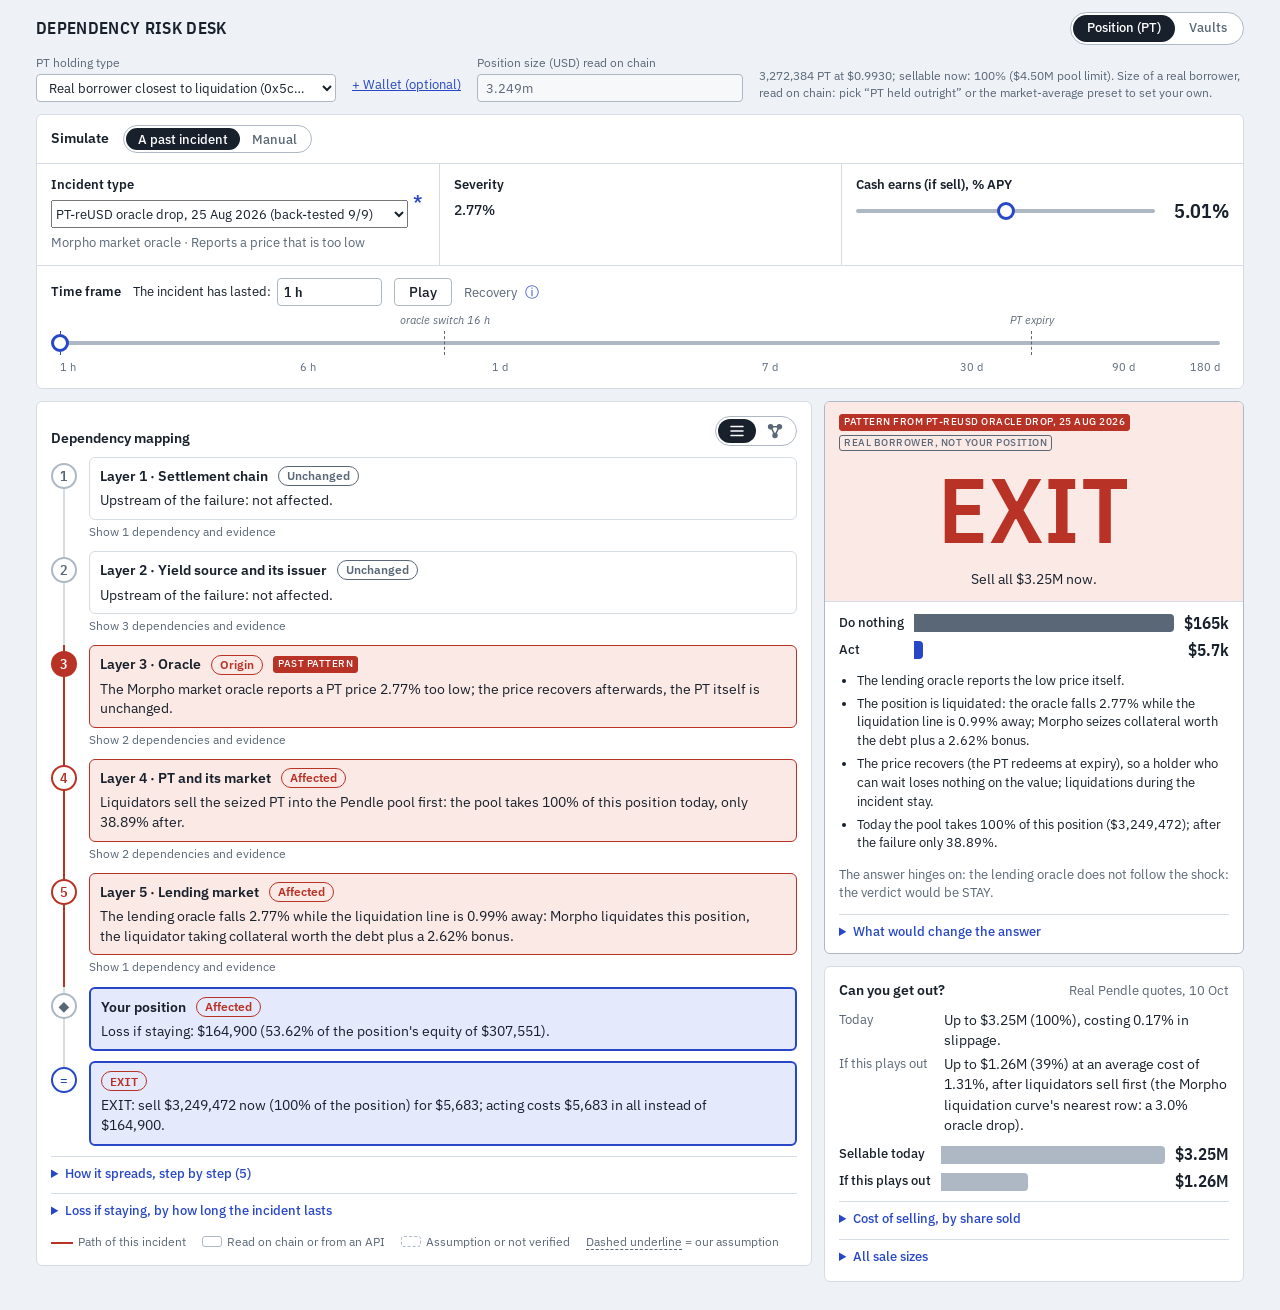
<file: web/demo.html>
<!doctype html>
<html>
  <head>
    <meta charset="utf8" />
    <meta
      name="viewport"
      content="width=device-width,initial-scale=1,viewport-fit=cover"
    />
    <link rel="stylesheet" href="demo.css" />
  </head>
  <body>
    <title>Dependency Risk Desk v2</title>
    <link
      rel="stylesheet"
      href="https://fonts.googleapis.com/css2?family=IBM+Plex+Mono:wght@400;500&family=IBM+Plex+Sans:wght@400;500;600&family=IBM+Plex+Sans+Condensed:wght@600&display=swap"
    />

    <div class="app">
      <header>
        <h1>Dependency Risk Desk</h1>
        <div class="view-part" id="hdr-pt">
          <label class="hin hpos" for="pos"
            ><span id="pos-lbl"></span><select id="pos"></select
          ></label>
          <button type="button" class="link wadd" id="walletAdd"></button>
          <label class="hin wide" id="walletBox" for="wallet" hidden
            ><span id="wallet-lbl"></span
            ><input id="wallet" type="text" list="walletList" spellcheck="false" autocomplete="off"
          /></label>
          <datalist id="walletList"></datalist>
          <label class="hin" for="size"
            ><span><span id="size-lbl"></span> <span id="size-mark"></span></span
            ><input id="size" type="text" inputmode="decimal" autocomplete="off"
          /></label>
          <p class="note hline wmsg" id="walletMsg" hidden></p>
          <p class="note hline" id="sizeLine"></p>
        </div>
        <div class="view-part" id="hdr-vault" hidden>
          <label class="hin wide" for="v-addr"
            ><span id="v-addr-lbl"></span
            ><input id="v-addr" type="text" spellcheck="false" autocomplete="off"
          /></label>
          <select id="v-pick" aria-label="Vaults in the list"></select>
          <label class="hin" for="v-amt"
            ><span id="v-amt-lbl"></span><input id="v-amt" type="text" inputmode="decimal"
          /></label>
          <label class="hin" for="v-alt"
            ><span id="v-alt-lbl"></span><input id="v-alt" type="text" inputmode="decimal"
          /></label>
        </div>
        <div class="mode" role="group" aria-label="Page view">
          <button data-page="pt" aria-pressed="true">Position (PT)</button
          ><button data-page="vault" aria-pressed="false">Vaults</button>
        </div>
      </header>
      <div class="banner" id="banner" hidden></div>

      <div class="view-part" id="view-pt">

      <section class="panel steps" id="steps" aria-label="Incident to test">
        <div class="smode">
          <span class="q" id="simLbl"></span>
          <div class="mode sm" role="group" aria-label="How to set the incident">
            <button data-mode="past" aria-pressed="true"></button
            ><button data-mode="manual" aria-pressed="false"></button>
          </div>
        </div>
        <div class="ctrls">
          <div class="ctl">
            <span class="q" id="q1"></span>
            <!-- past mode: the past incident (line 1) and the incident type it sets (line 2, #ro1) -->
            <span class="pastwrap">
              <select id="replay" aria-label="Past incident" aria-describedby="pastBanner"></select>
              <button type="button" class="pinfo" id="pastInfo" aria-describedby="pastBanner">*</button>
              <div class="banner ptip" id="pastBanner" role="tooltip" hidden></div>
            </span>
            <div class="casc" id="casc">
              <button type="button" class="cbtn" id="incBtn" aria-haspopup="menu" aria-expanded="false"
                ><span id="incTxt"></span></button>
              <div class="cmenu" id="incMenu" role="menu" hidden></div>
            </div>
            <p class="ro" id="ro1" hidden></p>
          </div>
          <div class="ctl">
            <label class="q" for="sev" id="q2"></label>
            <p class="ro" id="ro2" hidden></p>
            <div class="slide" id="sevRow">
              <div class="tcol"><input type="range" id="sev" aria-label="Severity" /></div>
              <output id="sevOut" for="sev"></output>
            </div>
          </div>
          <div class="ctl">
            <label class="q" for="alt" id="alt-lbl"></label>
            <div class="slide">
              <div class="tcol"><input type="range" id="alt" min="0" max="10" step="0.01" /></div>
              <output id="altOut" for="alt"></output>
            </div>
          </div>
        </div>
        <div class="tframe">
            <div class="rail" id="rail" role="group" aria-label="How long the incident lasts">
              <div class="rhead">
                <span class="q rq"></span>
                <label class="rlbl" for="durIn"><span class="rlt"></span>
                  <input id="durIn" class="rdur" type="text" autocomplete="off" spellcheck="false"
                /></label>
                <button class="btn rplay" id="play" aria-pressed="false"></button>
                <span class="rrec" id="rec"></span>
              </div>
              <div class="rtrack" id="rtrack">
                <div class="rline"></div>
                <div id="rmarks"></div>
                <div
                  class="rthumb"
                  id="rthumb"
                  role="slider"
                  tabindex="0"
                  aria-label="How long the incident lasts"
                  aria-valuemin="1"
                  aria-valuemax="4320"
                ></div>
              </div>
              <div class="raxis" id="raxis"></div>
            </div>
        </div>
      </section>

      <main class="cols">
        <div class="main">
          <section class="panel">
            <div class="phead">
              <h2>Dependency mapping</h2>
              <div
                class="mode sm"
                role="group"
                aria-label="How to show the dependencies"
              >
                <button id="v-list" data-view="list" aria-pressed="true" aria-label="Layers" title="Layers">
                  <svg class="dicon" viewBox="0 0 16 16" aria-hidden="true"><path d="M2 3.5h12M2 8h12M2 12.5h12" /></svg></button
                ><button id="v-graph" data-view="graph" aria-pressed="false" aria-label="Graph" title="Graph">
                  <svg class="dicon" viewBox="0 0 16 16" aria-hidden="true"><path d="M4.6 5.4 7.2 10.9M11.4 5.4 8.8 10.9M5.6 3.8h4.8" /><circle cx="3.6" cy="3.8" r="2" /><circle cx="12.4" cy="3.8" r="2" /><circle cx="8" cy="12.4" r="2" /></svg></button>
              </div>
            </div>
            <div class="chain" id="chain"></div>
            <details class="spread" id="d-spread">
              <summary id="spreadSum"></summary>
              <ol id="spread"></ol>
            </details>
            <details class="tl" id="d-tl">
              <summary id="tlSum"></summary>
              <div id="tl"></div>
            </details>
            <div class="legend">
              <span><i class="a"></i>Path of this incident</span
              ><span><i></i>Read on chain or from an API</span
              ><span><i class="d"></i>Assumption or not verified</span
              ><span
                ><span class="asm">Dashed underline</span> = our
                assumption</span
              >
            </div>
          </section>
        </div>
        <aside class="side">
          <section
            class="panel decision"
            id="decision"
            aria-live="polite"
          ></section>
          <section class="panel exit" id="exit"></section>
        </aside>
      </main>

      </div>

      <main class="view-part" id="view-vault" hidden>
        <div class="banner vmsg" id="v-msg" hidden></div>
        <section class="panel steps" id="v-steps" aria-label="Vault incident to test">
          <div class="step">
            <label class="q" for="v-inc"><span id="v-q1"></span></label>
            <select id="v-inc"></select>
            <span class="note" id="v-n1"></span>
          </div>
          <div class="step" id="v-sevstep">
            <label class="q" for="v-sev"><span id="v-q2"></span></label>
            <div class="slide">
              <div class="tcol">
                <input type="range" id="v-sev" min="0" max="1000" step="1" aria-label="Severity" />
                <div class="vticks" id="v-ticks"></div>
              </div>
              <output id="v-sevOut" for="v-sev"></output>
            </div>
            <span class="note" id="v-sevNote"></span>
          </div>
        </section>
        <div class="cols" id="v-cols">
          <div class="main">
            <section class="panel rail" id="v-rail" role="group" aria-label="How long the incident lasts" hidden>
              <div class="rhead">
                <span class="q rq"></span>
                <label class="rlbl" for="v-durIn"><span class="rlt"></span>
                  <input id="v-durIn" class="rdur" type="text" autocomplete="off" spellcheck="false"
                /></label>
                <span class="rrec" id="v-rec"></span>
              </div>
              <div class="vrtrack">
                <div id="v-rmarks"></div>
                <input type="range" id="v-dur" min="0" max="1000" step="1" aria-label="How long the incident lasts" />
              </div>
              <div class="raxis" id="v-raxis"></div>
              <ul class="tlsum" id="v-dsum"></ul>
              <details class="tl" id="v-d-tl">
                <summary id="v-tlSum"></summary>
                <div id="v-tl"></div>
              </details>
            </section>
          <section class="panel">
            <div class="phead">
              <h2 id="v-chainHead"></h2>
              <div class="mode sm" role="group" aria-label="How to show the vault's dependencies">
                <button data-vdisp="list" aria-pressed="true" aria-label="Layers" title="Layers"><svg class="dicon" viewBox="0 0 16 16" aria-hidden="true"><path d="M2 3.5h12M2 8h12M2 12.5h12" /></svg></button
                ><button data-vdisp="graph" aria-pressed="false" aria-label="Graph" title="Graph"><svg class="dicon" viewBox="0 0 16 16" aria-hidden="true"><path d="M4.6 5.4 7.2 10.9M11.4 5.4 8.8 10.9M5.6 3.8h4.8" /><circle cx="3.6" cy="3.8" r="2" /><circle cx="12.4" cy="3.8" r="2" /><circle cx="8" cy="12.4" r="2" /></svg></button>
              </div>
            </div>
            <div class="vchain" id="v-chain"></div>
            <div id="v-more"></div>
          </section>
          </div>
          <aside class="side">
            <section class="panel decision" id="v-decision" aria-live="polite"></section>
          </aside>
        </div>
      </main>
    </div>

    <div class="drawer" id="drawer" hidden>
      <div class="in" id="drawerIn"></div>
    </div>

    <script src="../sample_data/dashboard.sample.js"></script>
    <script src="risk_model.js"></script>
    <script src="../sample_data/vaults.sample.js"></script>
    <script src="demo.copy.js"></script>
    <script src="demo.js"></script>
    <script src="vault.js"></script>
  </body>
</html>
</file>
<file: web/demo.css>
/* Base styles (from the page <head>) */
      :root {
        color-scheme: light;
        box-sizing: border-box;
        padding-top: env(safe-area-inset-top, 0px);
        padding-bottom: env(safe-area-inset-bottom, 0px);
      }
      html {
        scroll-padding-top: env(safe-area-inset-top, 0px);
      }
      body {
        margin: 0;
        padding: 0;
        font:
          14px -apple-system,
          BlinkMacSystemFont,
          sans-serif;
        background: #fff;
        color: #000;
      }
      img {
        max-width: 100%;
      }
      [hidden]:not([hidden="until-found" i]) {
        display: none !important;
      }

/* Page styles */
      /* Layout: inputs run left to right in thinking order (where, how bad, how likely). Answer card top right. Five-layer chain on the left, one row per layer. Detail opens on demand. */
      :root {
        --bg: #eef1f5;
        --surface: #ffffff;
        --sunk: #f6f8fa;
        --ink: #17202b;
        --muted: #5a6777;
        --line: #d6dce4;
        --line-strong: #aeb8c5;
        --accent: #2747c7;
        --accent-tint: #e4e9fb;
        --crit: #b93226;
        --crit-tint: #fbe9e6;
        --warn: #8f5b00;
        --warn-tint: #fbf0d9;
        --good: #1e7048;
        --good-tint: #e3f3ea;
        /* exit chart lines (from the explainer): sale cost, loss on the rest, their total */
        --c-sale: #0b6e74;
        --c-kept: #8a3d63;
        --c-total: #2c3e8f;
        --sans:
          "IBM Plex Sans", system-ui, -apple-system, "Segoe UI", sans-serif;
        --cond:
          "IBM Plex Sans Condensed", "IBM Plex Sans", system-ui, sans-serif;
        --mono: "IBM Plex Mono", ui-monospace, Menlo, Consolas, monospace;
      }
      @media (prefers-color-scheme: dark) {
        :root:not([data-theme="light"]) {
          --bg: #0f141b;
          --surface: #171e28;
          --sunk: #131922;
          --ink: #e5eaf1;
          --muted: #96a3b4;
          --line: #283342;
          --line-strong: #465468;
          --accent: #8aa4ff;
          --accent-tint: #1e2a52;
          --crit: #ff8475;
          --crit-tint: #3a1d1a;
          --warn: #e6ae52;
          --warn-tint: #33280f;
          --good: #62c795;
          --good-tint: #14301f;
          --c-sale: #5cc3c6;
          --c-kept: #e08bb4;
          --c-total: #9fb0ff;
          color-scheme: dark;
        }
      }
      :root[data-theme="dark"] {
        --bg: #0f141b;
        --surface: #171e28;
        --sunk: #131922;
        --ink: #e5eaf1;
        --muted: #96a3b4;
        --line: #283342;
        --line-strong: #465468;
        --accent: #8aa4ff;
        --accent-tint: #1e2a52;
        --crit: #ff8475;
        --crit-tint: #3a1d1a;
        --warn: #e6ae52;
        --warn-tint: #33280f;
        --good: #62c795;
        --good-tint: #14301f;
        --c-sale: #5cc3c6;
        --c-kept: #e08bb4;
        --c-total: #9fb0ff;
        color-scheme: dark;
      }
      * {
        box-sizing: border-box;
      }
      body {
        background: var(--bg);
        color: var(--ink);
        font: 14px/1.45 var(--sans);
        font-variant-numeric: tabular-nums;
      }
      .app {
        max-width: 1240px;
        margin: 0 auto;
        padding-inline: 16px;
        padding-block: 12px 28px;
        display: flex;
        flex-direction: column;
        gap: 12px;
      }
      body.drawer-open .app {
        padding-bottom: 46vh;
      }
      button,
      select,
      input {
        font: inherit;
        color: inherit;
      }
      button {
        cursor: pointer;
      }
      /* Sliders show their position only, no progress fill (user decision, 11 Oct): a neutral track and a ring thumb.
   A .zoned slider's track is split into the break-even zones at --za and --zb (fractions of the value scale, set by
   script), offset by half a thumb so a zone edge sits under the thumb's centre. */
      input[type="range"] {
        -webkit-appearance: none;
        appearance: none;
        width: 100%;
        min-width: 0;
        margin: 0;
        height: 22px;
        background: transparent;
        cursor: pointer;
        --track: var(--line-strong);
      }
      /* the same weight as step 3's rail: a 4 px line, an 18 px ring thumb */
      input[type="range"]::-webkit-slider-runnable-track {
        height: 4px;
        border-radius: 2px;
        background: var(--track);
      }
      input[type="range"]::-moz-range-track {
        height: 4px;
        border-radius: 2px;
        background: var(--track);
      }
      input[type="range"]::-webkit-slider-thumb {
        -webkit-appearance: none;
        width: 18px;
        height: 18px;
        margin-top: -7px;
        border-radius: 50%;
        background: var(--surface);
        border: 3px solid var(--accent);
      }
      input[type="range"]::-moz-range-thumb {
        width: 12px;
        height: 12px;
        border-radius: 50%;
        background: var(--surface);
        border: 3px solid var(--accent);
      }
      input[type="range"]:disabled {
        cursor: not-allowed;
      }
      input[type="range"].zoned {
        --track: linear-gradient(
          to right,
          var(--good) 0,
          var(--good) calc(9px + (100% - 18px) * var(--za)),
          var(--warn) calc(9px + (100% - 18px) * var(--za)),
          var(--warn) calc(9px + (100% - 18px) * var(--zb)),
          var(--crit) calc(9px + (100% - 18px) * var(--zb)),
          var(--crit) 100%
        );
      }
      :focus-visible {
        outline: 2px solid var(--accent);
        outline-offset: 2px;
      }
      p {
        margin: 0;
      }
      .lbl {
        font-size: 11px;
        letter-spacing: 0.07em;
        text-transform: uppercase;
        color: var(--muted);
        font-weight: 500;
      }
      .mono {
        font-family: var(--mono);
        font-size: 12px;
      }
      .note {
        color: var(--muted);
        font-size: 12.5px;
      }
      .asm {
        border-bottom: 1px dashed var(--muted);
      }
      .eff.n,
      .lay.hot .eff.n {
        color: var(--muted);
        font-weight: 500;
      }
      .gr {
        display: inline-block;
        font: 500 10px/14px var(--mono);
        padding: 0 4px;
        border: 1px solid var(--line-strong);
        border-radius: 3px;
        color: var(--muted);
        vertical-align: 1px;
      }
      .gr.D {
        border-style: dashed;
      }
      .link {
        background: none;
        border: 0;
        padding: 0;
        color: var(--accent);
        text-decoration: underline;
        font-size: 12.5px;
      }
      .panel {
        background: var(--surface);
        border: 1px solid var(--line);
        border-radius: 6px;
        padding: 14px;
        min-width: 0;
      }
      .panel h2 {
        font: 600 14px/1.2 var(--sans);
        margin: 0;
      }
      .phead {
        display: flex;
        flex-wrap: wrap;
        gap: 4px 16px;
        justify-content: space-between;
        align-items: baseline;
        margin-bottom: 10px;
      }

      header {
        display: flex;
        flex-wrap: wrap;
        gap: 10px 20px;
        align-items: center;
      }
      header h1 {
        font: 600 17px/1 var(--cond);
        letter-spacing: 0.02em;
        margin: 0;
        text-transform: uppercase;
      }
      header select {
        background: var(--surface);
        border: 1px solid var(--line-strong);
        border-radius: 4px;
        padding: 6px 8px;
        min-width: 0;
        max-width: 100%;
        text-overflow: ellipsis;
        flex: 0 1 300px;
      }
      /* The page's two views (Position / Vaults): each view's header inputs and body sit in a .view-part, which keeps
   the surrounding layout as if it were not there; the hidden one is display: none ([hidden] rule). */
      .view-part {
        display: contents;
      }
      /* Each view's header inputs take a full-width second row: the title and the view switch stay on the first one,
   in the same place in both views. */
      #hdr-pt:not([hidden]),
      #hdr-vault:not([hidden]) {
        display: flex;
        flex-wrap: wrap;
        align-items: flex-end;
        gap: 10px 16px;
        flex: 1 0 100%;
        order: 3;
        min-width: 0;
      }
      /* Header inputs of the vault view: a small caption over a field, like a labelled select. */
      .hin {
        display: flex;
        flex-direction: column;
        gap: 2px;
        font-size: 11.5px;
        color: var(--muted);
        flex: 1 1 120px;
        min-width: 0;
      }
      /* the PT holding type: a captioned select, as wide as before */
      .hin.hpos {
        flex: 0 1 300px;
      }
      .hin select {
        width: 100%;
        flex: none;   /* the header's select rule sets a 300px flex basis, which is a height in this column */
        font-size: 13px;
        color: var(--ink);
      }
      .hin.wide {
        flex: 2 1 300px;
      }
      #hdr-vault select {
        flex: 1 1 240px;
      }
      /* PT view header (to-do 8): the size field is read-only for a real borrower (its on-chain size); the line under
   the inputs takes a row of its own. */
      .hin input[readonly] {
        background: var(--sunk);
        color: var(--muted);
      }
      #hdr-pt .hline {
        flex: 1 1 340px;
        margin: -4px 0 0;
      }
      #hdr-pt .wmsg {
        flex-basis: 100%;
      }
      #hdr-pt .wmsg[data-state="bad"],
      #hdr-pt .wmsg[data-state="unread"] {
        color: var(--warn);
      }
      .hin input {
        width: 100%;
        box-sizing: border-box;
        background: var(--surface);
        border: 1px solid var(--line-strong);
        border-radius: 4px;
        padding: 6px 8px;
        color: var(--ink);
        font-size: 13px;
        min-width: 0;
      }
      #v-addr {
        font-family: var(--mono);
        font-size: 12px;
      }
      /* Severity anchors (historical, grade C) under the vault slider. */
      .vticks {
        position: relative;
        height: 10px;
        margin-top: 2px;
      }
      .vticks i {
        position: absolute;
        top: 0;
        width: 1px;
        height: 8px;
        background: var(--line-strong);
      }
      /* Vault dependency graph: the PT graph's bands and nodes, one row per layer and fixed-width columns, so a market
   sits above its collateral; wide vaults scroll sideways inside the panel. The left gutter carries long edges. */
      .vgraph {
        width: max-content;
        min-width: 100%;
      }
      .vgraph .grow {
        display: flex;
        flex-wrap: nowrap;
        gap: 14px;
        padding-left: 14px;
      }
      .vgraph .node {
        flex: 0 0 150px;
      }
      .vgraph .elab {
        pointer-events: none;
      }
      .vgraph .elab.side {
        transform: translate(4px, -50%);
      }
      /* Vault dependency chain: six layers, items on the incident's path marked. */
      .vchain {
        display: flex;
        flex-direction: column;
        gap: 10px;
      }
      .vchain .vl {
        display: grid;
        grid-template-columns: 22px minmax(0, 1fr);
        gap: 8px;
      }
      .vchain .vn {
        font: 600 13px/22px var(--cond);
        color: var(--muted);
        text-align: center;
      }
      .vchain h3 {
        margin: 0 0 4px;
        font: 600 11.5px/1.3 var(--sans);
        color: var(--muted);
        text-transform: uppercase;
        letter-spacing: 0.04em;
      }
      .vchain ul {
        margin: 0;
        padding: 0;
        list-style: none;
        display: flex;
        flex-direction: column;
        gap: 4px;
      }
      .vchain li {
        border: 1px solid var(--line);
        border-radius: 5px;
        padding: 6px 9px;
        background: var(--surface);
        font-size: 13px;
      }
      .vchain li.on {
        border-color: var(--crit);
        background: var(--crit-tint);
      }
      .vchain li .note {
        display: block;
      }
      .mode {
        margin-left: auto;
        display: flex;
        border: 1px solid var(--line-strong);
        border-radius: 999px;
        padding: 2px;
        background: var(--surface);
      }
      .mode button {
        border: 0;
        background: none;
        border-radius: 999px;
        padding: 4px 14px;
        font-weight: 500;
        font-size: 13px;
        color: var(--muted);
      }
      .mode button[aria-pressed="true"] {
        background: var(--ink);
        color: var(--surface);
      }
      .mode.sm button {
        padding: 2px 12px;
        font-size: 12.5px;
      }
      .banner {
        border-radius: 6px;
        padding: 8px 12px;
        border: 1px solid var(--line-strong);
        background: var(--accent-tint);
        font-size: 13px;
      }
      .banner a {
        color: var(--accent);
      }

      .steps {
        display: grid;
        grid-template-columns: 1fr 1.2fr;
        gap: 0;
        padding: 0;
      }
      /* "Simulate: a past incident | manual" spans the steps; in past mode steps 1 and 2 are read-only */
      .smode {
        grid-column: 1 / -1;
        display: flex;
        flex-wrap: wrap;
        align-items: center;
        gap: 8px 14px;
        padding: 10px 14px;
        border-bottom: 1px solid var(--line);
      }
      .smode .q {
        font-weight: 600;
      }
      .smode .mode {
        margin-left: 0;
      }
      /* the past event's description: a tooltip under its select, shown on hover or focus of the asterisk at the
   select's top right only, so the panel never moves */
      .pastwrap {
        position: relative;
        flex: 0 1 410px;
        min-width: 0;
        display: flex;
      }
      /* to the right of the asterisk, in the empty end of the "Simulate" row, top aligned with the select; under it
   when the window is too narrow for that */
      .pastwrap .ptip {
        display: none;
        position: absolute;
        top: -4px;
        left: calc(100% + 8px);
        z-index: 5;
        width: 500px;
        font-size: 12px;
        line-height: 1.4;
      }
      @media (max-width: 1180px) {
        .pastwrap .ptip {
          top: calc(100% + 6px);
          left: 0;
          width: min(640px, calc(100vw - 32px));
        }
      }
      .pinfo {
        align-self: flex-start;
        margin: -6px 0 0 2px;
        padding: 0 3px;
        border: 0;
        background: none;
        font: 600 17px/1 var(--sans);
        color: var(--accent);
        cursor: help;
      }
      .pinfo:hover ~ .ptip:not([hidden]),
      .pinfo:focus-visible ~ .ptip:not([hidden]) {
        display: block;
      }
      .smode select {
        flex: 1 1 auto;
        min-width: 0;
        background: var(--sunk);
        border: 1px solid var(--line-strong);
        border-radius: 4px;
        padding: 5px 8px;
      }
      .steps[data-sim="past"] .step select:disabled,
      .steps[data-sim="past"] .step input:disabled {
        opacity: 0.6;
        cursor: not-allowed;
      }
      .step {
        padding: 12px 14px;
        display: flex;
        flex-direction: column;
        gap: 6px;
        min-width: 0;
        border-left: 1px solid var(--line);
      }
      .step:first-child {
        border-left: 0;
      }
      .step .q,
      .rhead .q {
        display: flex;
        gap: 8px;
        align-items: baseline;
        font-weight: 600;
      }
      .step .q i,
      .rhead .q i {
        font: 600 13px/1 var(--cond);
        font-style: normal;
        color: var(--surface);
        background: var(--ink);
        border-radius: 50%;
        width: 19px;
        height: 19px;
        display: inline-grid;
        place-items: center;
        flex: none;
        position: relative;
        top: 1px;
      }
      .step select {
        background: var(--sunk);
        border: 1px solid var(--line-strong);
        border-radius: 4px;
        padding: 5px 8px;
        width: 100%;
        min-width: 0;
        text-overflow: ellipsis;
      }
      .slide {
        display: flex;
        align-items: center;
        gap: 12px;
      }
      /* The zone bar sits under the slider track only, inset by half a thumb so its scale matches the thumb. */
      .slide .tcol {
        flex: 1;
        min-width: 0;
        display: flex;
        flex-direction: column;
        gap: 6px;
      }
      .slide output {
        font: 600 20px/1 var(--cond);
        min-width: 62px;
        text-align: right;
      }
      @media (max-width: 860px) {
        .steps {
          grid-template-columns: minmax(0, 1fr);
        }
        .step {
          border-left: 0;
          border-top: 1px solid var(--line);
        }
        .step:first-child {
          border-top: 0;
        }
      }

      .cols {
        display: grid;
        grid-template-columns: minmax(0, 1fr) 420px;
        gap: 12px;
        align-items: start;
      }
      .side,
      .main {
        display: flex;
        flex-direction: column;
        gap: 12px;
        min-width: 0;
      }
      @media (max-width: 1000px) {
        .cols {
          grid-template-columns: minmax(0, 1fr);
        }
        .side {
          order: -1;
        }
      }

      /* chain */
      .chain {
        display: flex;
        flex-direction: column;
      }
      .lay {
        position: relative;
        padding-left: 38px;
        padding-bottom: 10px;
      }
      .lay::before {
        content: "";
        position: absolute;
        left: 12px;
        top: 0;
        bottom: 0;
        border-left: 2px solid var(--line);
      }
      .lay:first-child::before {
        top: 18px;
      }
      .lay:last-child {
        padding-bottom: 0;
      }
      .lay:last-child::before {
        bottom: auto;
        height: 18px;
      }
      .lay.hot::before {
        border-left-color: var(--crit);
      }
      .ln {
        position: absolute;
        left: 0;
        top: 6px;
        width: 26px;
        height: 26px;
        border-radius: 50%;
        background: var(--surface);
        border: 2px solid var(--line-strong);
        display: grid;
        place-items: center;
        font: 600 14px/1 var(--cond);
        color: var(--muted);
      }
      .lay.hot .ln {
        border-color: var(--crit);
        color: var(--crit);
      }
      .lay.origin .ln {
        background: var(--crit);
        color: var(--surface);
      }
      .lrow {
        width: 100%;
        text-align: left;
        background: var(--surface);
        border: 1px solid var(--line);
        border-radius: 6px;
        padding: 8px 10px;
        display: grid;
        grid-template-columns: minmax(0, 1fr) minmax(0, auto);
        gap: 4px 14px;
        align-items: center;
      }
      .lrow:hover {
        border-color: var(--accent);
      }
      .lay.hot .lrow {
        border-color: var(--crit);
        background: var(--crit-tint);
      }
      /* the position and the result close the chain, as in the explainer: accent border on a tint */
      .lay.pos .lrow,
      .lay.res .lrow {
        background: var(--accent-tint);
        border: 2px solid var(--accent);
        color: var(--ink);
        cursor: default;
      }
      .lay.res .ln {
        border-color: var(--accent);
        color: var(--accent);
      }
      .lt {
        display: flex;
        flex-direction: column;
        gap: 1px;
        min-width: 0;
      }
      .lt b {
        font-weight: 600;
        font-size: 14px;
      }
      .fact {
        font-size: 12.5px;
        color: var(--muted);
      }
      .eff {
        font-weight: 600;
        font-size: 13px;
        color: var(--crit);
        text-align: right;
        max-width: 250px;
      }
      .lay.pos .eff,
      .lay.res .eff {
        color: var(--ink);
      }
      /* explainer's layer head: "Layer n · name", then the state badge */
      .lhd {
        display: flex;
        flex-wrap: wrap;
        align-items: center;
        gap: 4px 10px;
      }
      .lname2 {
        font-weight: 600;
        font-size: 14px;
      }
      .lhd .tag {
        margin-left: 0;
      }
      .st {
        font-size: 11.5px;
        font-weight: 600;
        line-height: 18px;
        padding: 0 8px;
        border: 1.5px solid currentColor;
        border-radius: 99px;
        color: var(--muted);
        white-space: nowrap;
      }
      .st[data-st="origin"],
      .st[data-st="hit"] {
        color: var(--crit);
      }
      .st[data-st="not_modelled"] {
        border-style: dashed;
      }
      .st[data-st="unknown"] {
        color: var(--warn);
      }
      .lay.res .vb {
        font: 600 12px/18px var(--mono);
        border: 1.5px solid currentColor;
        border-radius: 99px;
        padding: 0 8px;
        background: none;
      }
      /* Layer rows by propagation state (guide section 6): origin and hit are .hot (red); unchanged and
   not_applicable keep the plain grey row; not_modelled is dashed grey; unknown is amber. The layer's text sits under
   its head. */
      .lt .eff {
        text-align: left;
        max-width: none;
        margin-top: 4px;
        font-size: 13.5px;
        font-weight: 400;
        color: var(--ink);
      }
      .lay.hot .lt .eff {
        color: var(--ink);
      }
      .lay[data-state="not_modelled"] .lrow {
        border-style: dashed;
      }
      .lay[data-state="unknown"] .lrow {
        border-color: var(--warn);
        background: var(--warn-tint);
      }
      .lay[data-state="unknown"] .ln,
      .lay[data-state="unknown"] .eff {
        border-color: var(--warn);
        color: var(--warn);
      }
      /* "How it spreads": the path as a numbered list; steps that change something are red, the answer is bold. */
      .spread {
        margin-top: 10px;
      }
      .spread ol {
        margin: 6px 0 0;
        padding-left: 22px;
        display: flex;
        flex-direction: column;
        gap: 5px;
        font-size: 13px;
      }
      .spread li[data-state="origin"],
      .spread li[data-state="hit"] {
        color: var(--crit);
      }
      .spread li[data-state="result"] {
        font-weight: 600;
      }
      /* The card's reasons (decisionText) */
      .reasons {
        margin: 0;
        padding-left: 18px;
        display: flex;
        flex-direction: column;
        gap: 4px;
        font-size: 13px;
      }
      .tag {
        display: inline-block;
        font-size: 10px;
        font-weight: 500;
        letter-spacing: 0.05em;
        text-transform: uppercase;
        border: 1px solid currentColor;
        border-radius: 3px;
        padding: 0 4px;
        color: var(--warn);
        margin-left: 6px;
        vertical-align: 1px;
      }
      .tag.det {
        color: var(--surface);
        background: var(--crit);
        border-color: var(--crit);
      }
      .tag.hyp {
        color: var(--crit);
        border-style: dashed;
        background: var(--surface);
      }
      .lay.origin.hyp .ln {
        background: var(--surface);
        color: var(--crit);
        border-style: dashed;
      }
      .fact b {
        font-weight: 600;
        font-size: inherit;
        color: var(--crit);
      }
      .more {
        background: none;
        border: 0;
        padding: 3px 0 0;
        color: var(--muted);
        font-size: 12px;
      }
      .more:hover {
        color: var(--accent);
      }
      .chips {
        display: flex;
        flex-wrap: wrap;
        gap: 6px;
        padding-top: 6px;
      }
      .chip {
        background: var(--surface);
        border: 1px solid var(--line-strong);
        border-radius: 5px;
        padding: 4px 8px;
        text-align: left;
        display: flex;
        flex-direction: column;
        min-width: 0;
        font-size: 12.5px;
      }
      .chip.doc {
        border-style: dashed;
      }
      .chip.sel {
        border-color: var(--crit);
        box-shadow: 0 0 0 1px var(--crit);
      }
      .chip:hover {
        border-color: var(--accent);
      }
      .chip .ad {
        font-family: var(--mono);
        font-size: 10.5px;
        color: var(--muted);
      }
      @media (max-width: 560px) {
        .lrow {
          grid-template-columns: minmax(0, 1fr);
        }
        .eff {
          text-align: left;
          max-width: none;
        }
      }
      .legend {
        display: flex;
        flex-wrap: wrap;
        gap: 4px 16px;
        color: var(--muted);
        font-size: 12px;
        margin-top: 12px;
      }
      .legend i {
        display: inline-block;
        width: 20px;
        height: 11px;
        border: 1px solid var(--line-strong);
        border-radius: 3px;
        vertical-align: -1px;
        margin-right: 5px;
      }
      .legend i.d {
        border-style: dashed;
      }

      .gscroll {
        overflow-x: auto;
        padding-bottom: 4px;
      }
      .graph {
        position: relative;
        min-width: 700px;
        display: flex;
        flex-direction: column;
      }
      .graph svg {
        position: absolute;
        inset: 0;
        width: 100%;
        height: 100%;
        pointer-events: none;
        overflow: visible;
      }
      .band {
        display: grid;
        grid-template-columns: 84px minmax(0, 1fr);
        gap: 12px;
        border-top: 1px solid var(--line);
        padding: 14px 0 24px;
      }
      .band:first-of-type {
        border-top: 0;
        padding-top: 2px;
      }
      .band:last-of-type {
        padding-bottom: 2px;
      }
      .lname {
        font-size: 11.5px;
        line-height: 1.3;
        color: var(--muted);
      }
      .lname b {
        display: block;
        font: 600 18px/1 var(--cond);
        color: var(--ink);
        margin-bottom: 3px;
      }
      .grow {
        display: grid;
        grid-template-columns: repeat(4, minmax(0, 1fr));
        column-gap: 48px;
        align-items: start;
      }
      .node {
        position: relative;
        z-index: 1;
        background: var(--surface);
        border: 1px solid var(--line-strong);
        border-radius: 6px;
        padding: 7px 9px;
        text-align: left;
        min-width: 0;
        display: flex;
        flex-direction: column;
        gap: 3px;
        align-items: flex-start;
      }
      button.node:hover {
        border-color: var(--accent);
      }
      .node .nm {
        font-weight: 600;
        font-size: 13px;
        line-height: 1.25;
        overflow-wrap: anywhere;
      }
      .node .sub {
        font-size: 12px;
        color: var(--muted);
        line-height: 1.3;
      }
      .node .sub b {
        color: var(--crit);
        font-weight: 600;
      }
      .node .tag {
        margin-left: 0;
      }
      .node.doc {
        border-style: dashed;
      }
      .node.hot {
        border-color: var(--crit);
        background: var(--crit-tint);
      }
      .node.origin {
        box-shadow: 0 0 0 2px var(--crit);
      }
      .node.origin.hyp {
        box-shadow: none;
        outline: 2px dashed var(--crit);
        outline-offset: 1px;
      }
      .node.pos {
        background: var(--ink);
        color: var(--surface);
        border-color: var(--ink);
      }
      .node.pos .sub,
      .node.pos .sub b {
        color: inherit;
      }
      .node.pos.hot {
        box-shadow: 0 0 0 2px var(--crit);
      }
      .e {
        stroke: var(--line-strong);
        stroke-width: 1.4;
        fill: none;
      }
      .e.doc {
        stroke-dasharray: 5 4;
      }
      .e.hot {
        stroke: var(--crit);
        stroke-width: 2.2;
      }
      .elab {
        position: absolute;
        z-index: 2;
        transform: translate(-50%, -50%);
        background: var(--surface);
        border: 1px solid var(--line);
        border-radius: 9px;
        padding: 0 6px;
        font-size: 10.5px;
        line-height: 16px;
        color: var(--muted);
        white-space: nowrap;
      }
      .elab:hover {
        border-color: var(--accent);
        color: var(--accent);
      }
      .elab.hot {
        border-color: var(--crit);
        color: var(--crit);
      }
      .legend i.a {
        width: 22px;
        height: 0;
        border: 0;
        border-top: 2px solid var(--crit);
        border-radius: 0;
        vertical-align: middle;
      }

      /* decision */
      .decision {
        padding: 0;
        overflow: hidden;
        border-color: var(--line-strong);
      }
      .vband {
        padding: 12px 14px;
        background: var(--sunk);
        border-bottom: 1px solid var(--line);
      }
      .vband.stay {
        background: var(--good-tint);
      }
      .vband.reduce {
        background: var(--warn-tint);
      }
      .vband.cap {
        background: var(--crit-tint);
      }
      .verdict {
        font: 600 46px/1 var(--cond);
        letter-spacing: 0.01em;
        text-transform: uppercase;
        margin: 4px 0 6px;
        display: flex;
        align-items: baseline;
        gap: 10px;
        flex-wrap: wrap;
      }
      .stay .verdict {
        color: var(--good);
      }
      .reduce .verdict {
        color: var(--warn);
      }
      .cap .verdict {
        color: var(--crit);
      }
      .verdict small {
        font: 500 14px/1.2 var(--sans);
        text-transform: none;
        letter-spacing: 0;
        color: var(--ink);
      }
      .why {
        font-size: 14px;
        text-wrap: balance;
      }
      .dbody {
        padding: 12px 14px;
        display: flex;
        flex-direction: column;
        gap: 12px;
      }
      .bars {
        display: grid;
        grid-template-columns: max-content minmax(0, 1fr) max-content;
        gap: 8px 10px;
        align-items: center;
      }
      .bars .bn {
        font-weight: 500;
        font-size: 13px;
      }
      .bars .bv {
        font: 600 17px/1 var(--cond);
        text-align: right;
      }
      .track {
        display: flex;
        gap: 2px;
        height: 18px;
        min-width: 0;
      }
      .track i {
        display: block;
        height: 100%;
        border-radius: 0 4px 4px 0;
        min-width: 2px;
      }
      .track i:first-child:not(:last-child) {
        border-radius: 0;
      }
      .b-loss {
        background: var(--muted);
      }
      .b-cost {
        background: var(--accent);
      }
      .b-cap {
        background: var(--line-strong);
      }
      .bkey {
        display: flex;
        flex-wrap: wrap;
        gap: 2px 14px;
        font-size: 12px;
        color: var(--muted);
      }
      .bkey i {
        display: inline-block;
        width: 9px;
        height: 9px;
        border-radius: 2px;
        margin-right: 5px;
      }
      .stuck {
        border: 1px solid var(--crit);
        background: var(--crit-tint);
        border-radius: 6px;
        padding: 8px 10px;
        font-size: 13px;
      }
      details {
        border-top: 1px solid var(--line);
        padding-top: 8px;
      }
      summary {
        cursor: pointer;
        font-weight: 500;
        font-size: 13px;
        color: var(--accent);
      }
      details > div {
        padding-top: 8px;
        display: flex;
        flex-direction: column;
        gap: 8px;
      }
      .tw {
        overflow-x: auto;
      }
      table {
        border-collapse: collapse;
        width: 100%;
        font-size: 12.5px;
      }
      th,
      td {
        text-align: right;
        padding: 5px 4px;
        border-bottom: 1px solid var(--line);
        white-space: nowrap;
      }
      th {
        font-weight: 500;
        color: var(--muted);
        font-size: 11.5px;
      }
      th:first-child,
      td:first-child {
        text-align: left;
      }
      tr.best td,
      tr.sum td {
        font-weight: 600;
      }
      tr.best td {
        background: var(--accent-tint);
      }
      tr.ref td {
        color: var(--crit);
      }
      /* "What would change the answer": long assumptions wrap; a row that flips the verdict is bold; the weakest one is
   the highlighted row (tr.best); the other positions sit under their own group heading. */
      .sens-head {
        margin: 0 0 6px;
        font-weight: 600;
      }
      table.sens td:first-child {
        white-space: normal;
      }
      table.sens td:nth-child(2) {
        white-space: normal;
        text-align: left;
      }
      table.sens th:nth-child(2) {
        text-align: left;
      }
      table.sens tr.flip td:nth-child(2) {
        font-weight: 600;
      }
      table.sens tr.grp th {
        text-align: left;
        padding-top: 10px;
      }
      dl {
        display: grid;
        grid-template-columns: max-content minmax(0, 1fr);
        gap: 4px 16px;
        margin: 0;
      }
      dt {
        color: var(--muted);
        font-size: 12.5px;
      }
      dd {
        margin: 0;
        overflow-wrap: anywhere;
      }

      /* exit */
      .exit {
        display: flex;
        flex-direction: column;
        gap: 10px;
      }
      .exit .phead {
        margin: 0;
      }
      .ckey {
        display: flex;
        flex-wrap: wrap;
        gap: 2px 14px;
        font-size: 12px;
        color: var(--muted);
      }
      .ckey svg {
        vertical-align: middle;
        margin-right: 5px;
      }
      .cwrap {
        position: relative;
      }
      .chart {
        width: 100%;
        height: auto;
        display: block;
      }
      .chart text {
        font: 11px var(--sans);
        fill: var(--muted);
      }
      .chart .ax {
        stroke: var(--line);
        stroke-width: 1;
        fill: none;
      }
      .chart .no {
        fill: var(--sunk);
        stroke: none;
      }
      .chart .cliff {
        stroke: var(--line-strong);
        stroke-width: 1.2;
        stroke-dasharray: 3 3;
        fill: none;
      }
      .chart .cross {
        stroke: var(--line-strong);
        stroke-width: 1;
        fill: none;
      }
      .tip {
        position: absolute;
        pointer-events: none;
        background: var(--surface);
        border: 1px solid var(--line-strong);
        border-radius: 5px;
        padding: 5px 8px;
        font-size: 12px;
        white-space: nowrap;
        z-index: 3;
      }
      .tip b {
        display: block;
      }


      .drawer {
        position: fixed;
        left: 0;
        right: 0;
        bottom: 0;
        z-index: 10;
        background: var(--surface);
        border-top: 2px solid var(--ink);
        max-height: 42vh;
        overflow: auto;
        padding: 12px 16px calc(12px + env(safe-area-inset-bottom, 0px));
      }
      .drawer .in {
        max-width: 1208px;
        margin: 0 auto;
        display: flex;
        flex-direction: column;
        gap: 8px;
      }
      .drawer .top {
        display: flex;
        justify-content: space-between;
        gap: 12px;
        align-items: flex-start;
      }
      .drawer h3 {
        margin: 0;
        font: 600 15px/1.25 var(--sans);
      }
      .drawer a {
        color: var(--accent);
      }
      /* Off-chain relations in the evidence drawer: grouped by kind; each quote from the issuer's documents is
   set apart with a dashed rule, like every grade-D item. */
      .offc h4 {
        margin: 4px 0 0;
        font: 600 12px/1.3 var(--sans);
        color: var(--muted);
        text-transform: uppercase;
        letter-spacing: 0.04em;
      }
      .offc ul {
        margin: 0;
        padding-left: 18px;
        display: flex;
        flex-direction: column;
        gap: 6px;
      }
      .offc .oq {
        display: block;
        margin: 2px 0 0;
        padding-left: 8px;
        border-left: 1px dashed var(--line-strong);
        color: var(--muted);
        font-style: italic;
      }
      .offc li .note {
        display: block;
      }
      .offc .tp {
        font-size: 12px;
        color: var(--warn);
      }
      .btn {
        background: none;
        color: var(--ink);
        border: 1px solid var(--line-strong);
        border-radius: 4px;
        padding: 5px 12px;
        font-weight: 500;
      }
      /* Time rail (to-do 7): how long the incident lasts, on the chain it drives. Log scale; grey dashed marks are
   references (oracle switch, expiry, the past event), red marks the durations where the path changes. */
      /* step 3 is its own panel above the dependency chain (user decision, 11 Oct), not inside it */
      .rail {
        padding: 12px 14px 10px;
      }
      .rhead {
        display: flex;
        flex-wrap: wrap;
        align-items: center;
        gap: 6px 12px;
      }
      .rlbl {
        font-size: 13px;
      }
      .rlbl {
        display: inline-flex;
        align-items: center;
        gap: 6px;
      }
      .rdur {
        width: 7.5em;
        font: 600 16px/1.2 var(--cond);
        padding: 3px 6px;
        border: 1px solid var(--line-strong);
        border-radius: 4px;
        background: var(--surface);
        color: var(--ink);
      }
      .rlbl b {
        font: 600 18px/1 var(--cond);
      }
      .rplay {
        padding: 3px 14px;
      }
      .rplay[aria-pressed="true"] {
        background: var(--ink);
        border-color: var(--ink);
        color: var(--surface);
      }
      .rrec {
        display: flex;
        flex-wrap: wrap;
        align-items: center;
        gap: 4px 8px;
        flex: 1 1 260px;
        min-width: 0;
      }
      .rrec .mode {
        margin-left: 0;
      }
      .rrec .rwhy {
        flex-basis: 100%;
      }
      .rtrack {
        position: relative;
        height: 30px;
        margin: 22px 9px 0;
        touch-action: none;
        cursor: pointer;
      }
      .rline {
        position: absolute;
        left: 0;
        right: 0;
        top: 50%;
        height: 4px;
        margin-top: -2px;
        border-radius: 2px;
        background: var(--line-strong);
      }
      .rm {
        position: absolute;
        top: 3px;
        bottom: 3px;
        width: 0;
      }
      .rm.ref {
        border-left: 1px dashed var(--muted);
      }
      .rm.ref span {
        position: absolute;
        bottom: 100%;
        margin-bottom: 2px;
        transform: translateX(-50%);
        white-space: nowrap;
        font-size: 11px;
        color: var(--muted);
      }
      .rm.ref.pm {
        border-left-color: var(--accent);
      }
      .rm.ref.pm span {
        display: none;
      }
      .rm.ev {
        top: 50%;
        bottom: auto;
        width: 8px;
        height: 16px;
        margin: -8px 0 0 -4px;
        padding: 0;
        border: 0;
        border-radius: 2px;
        background: var(--crit);
      }
      .rthumb {
        position: absolute;
        top: 50%;
        width: 18px;
        height: 18px;
        margin: -9px 0 0 -9px;
        border-radius: 50%;
        background: var(--surface);
        border: 3px solid var(--accent);
        cursor: grab;
        z-index: 1;
      }
      .raxis {
        position: relative;
        height: 16px;
        margin: 2px 9px 0;
        font-size: 11px;
        color: var(--muted);
      }
      .raxis span {
        position: absolute;
        transform: translateX(-50%);
        white-space: nowrap;
      }
      .raxis span:first-child {
        transform: none;
      }
      .raxis span:last-child {
        transform: translateX(-100%);
      }
      .revents {
        list-style: none;
        margin: 8px 0 0;
        padding: 0;
        display: flex;
        flex-direction: column;
        gap: 6px;
        font-size: 13px;
      }
      .revents > li {
        border-left: 3px solid var(--line-strong);
        padding-left: 8px;
      }
      .revents > li.passed {
        border-left-color: var(--crit);
      }
      .revents > li.note {
        border-left: 0;
        padding-left: 0;
      }
      .revents ul {
        margin: 2px 0 0;
        padding-left: 16px;
      }
      .revents li li[data-state="hit"],
      .revents li li[data-state="origin"] {
        color: var(--crit);
      }
      .vb {
        display: inline-block;
        font: 600 11px/16px var(--sans);
        padding: 0 6px;
        border-radius: 3px;
      }
      .vb.stay {
        background: var(--good-tint);
        color: var(--good);
      }
      .vb.reduce {
        background: var(--warn-tint);
        color: var(--warn);
      }
      .vb.cap {
        background: var(--crit-tint);
        color: var(--crit);
      }
      @media (max-width: 560px) {
        .raxis span:nth-child(6) {
          display: none;
        }
      }
      /* A layer whose state just changed pulses twice in about 1 s; --flash-at carries a running pulse through a
   re-render. With reduced motion: an outline instead. */
      @keyframes rflash {
        25%,
        75% {
          box-shadow: 0 0 0 3px var(--crit);
        }
      }
      .lay.flash .lrow,
      .band.flash .node {
        animation: rflash 1s ease-in-out;
        animation-delay: var(--flash-at, 0ms);
      }
      @media (prefers-reduced-motion: reduce) {
        .lay.flash .lrow,
        .band.flash .node {
          animation: none;
          outline: 2px solid var(--crit);
          outline-offset: 1px;
        }
      }
      /* Timeline chart (guide 5b): under the rail, on the same log axis (same side margins as the track). The
   background is the answer at each duration; strokes keep their width when the box is stretched. */
      .tl {
        margin-top: 10px;
      }
      .tl summary {
        cursor: pointer;
        font-size: 13px;
        color: var(--accent);
      }
      .tlsum {
        margin: 6px 0;
        padding-left: 18px;
        font-size: 13px;
      }
      .tlbox {
        position: relative;
        height: 120px;
        margin: 0 9px;
        border-bottom: 1px solid var(--line-strong);
      }
      .tlc {
        display: block;
        width: 100%;
        height: 100%;
      }
      .tb.stay {
        fill: var(--good-tint);
      }
      .tb.reduce {
        fill: var(--warn-tint);
      }
      .tb.cap {
        fill: var(--crit-tint);
      }
      .tref {
        stroke: var(--muted);
        stroke-dasharray: 4 4;
        vector-effect: non-scaling-stroke;
      }
      .tline {
        fill: none;
        stroke: var(--ink);
        stroke-width: 2;
        vector-effect: non-scaling-stroke;
      }
      .tnow {
        stroke: var(--accent);
        stroke-width: 2;
        vector-effect: non-scaling-stroke;
      }
      .tly {
        position: absolute;
        left: 4px;
        transform: translateY(-100%);
        font-size: 11px;
        color: var(--muted);
      }
      /* Vault view (to-do 9): the duration rail is a native range under the same rail box; reference marks sit over it,
   inset by half a thumb like the axis. Detail tables: the incident's markets highlighted. */
      .vrtrack {
        position: relative;
        margin-top: 20px;
      }
      #v-rmarks {
        position: absolute;
        inset: 0 9px;
        pointer-events: none;
      }
      .vrtrack input[type="range"] {
        position: relative;
        display: block;
      }
      .tline.low {
        stroke: var(--muted);
        stroke-dasharray: 5 4;
      }
      table.vmk tr.on td {
        background: var(--crit-tint);
      }
      table.vmk td:nth-child(6) {
        white-space: normal;
        text-align: left;
      }
      table.vtr td:first-child {
        white-space: normal;
      }
      /* Off-chain relations inside a vault chain item: a plain list, not more item boxes. */
      .vchain li .offc li {
        border: 0;
        background: none;
        padding: 0;
        margin: 0;
      }
      .vchain li .offc {
        margin-top: 6px;
      }
      /* step 1 follows the mode row: no divider on its left (or on top, one column) */
      .smode + .step {
        border-left: 0;
      }
      @media (max-width: 860px) {
        .smode + .step {
          border-top: 0;
        }
      }
      .ckey i {
        display: inline-block;
        vertical-align: middle;
        margin-right: 5px;
      }
      /* Layers / Graph switches as icons (user decision, 11 Oct); the name stays as aria-label and title */
      .dicon {
        display: block;
        width: 16px;
        height: 16px;
        fill: currentColor;
        stroke: currentColor;
        stroke-width: 1.5;
        stroke-linecap: round;
      }
      .dicon path {
        fill: none;
      }
      .mode.sm button:has(.dicon) {
        padding: 4px 11px;
        line-height: 0;
      }
      /* Exit chart, ported from the explainer's "balance": three cost lines, the lowest total marked with a dashed
   guide, a ring and its amount; a verdict caption above, the break-even severities below. */
      .chart .ln-sale,
      .chart .ln-kept,
      .chart .ln-total {
        fill: none;
        stroke-linejoin: round;
      }
      .chart .ln-sale {
        stroke: var(--c-sale);
        stroke-width: 2;
      }
      .chart .ln-kept {
        stroke: var(--c-kept);
        stroke-width: 2;
      }
      .chart .ln-total {
        stroke: var(--c-total);
        stroke-width: 3.2;
      }
      .chart .best-guide {
        stroke: var(--c-total);
        stroke-width: 1.2;
        stroke-dasharray: 4 4;
      }
      .chart .best-dot {
        fill: var(--surface);
        stroke: var(--c-total);
        stroke-width: 3;
      }
      .chart .best-lbl {
        fill: var(--ink);
        font-weight: 600;
      }
      .chart .no-lbl {
        fill: var(--muted);
      }
      .ckey .sw-sale,
      .ckey .sw-kept,
      .ckey .sw-total {
        width: 18px;
        border-top: 3px solid var(--c-sale);
        border-radius: 2px;
      }
      .ckey .sw-kept {
        border-top-color: var(--c-kept);
      }
      .ckey .sw-total {
        border-top: 4px solid var(--c-total);
      }
      .ckey .sw-no {
        width: 14px;
        height: 10px;
        background: var(--sunk);
        border: 1px solid var(--line);
      }
      .cverdict {
        display: flex;
        flex-wrap: wrap;
        align-items: baseline;
        gap: 6px 10px;
        margin: 4px 0 8px;
        font-size: 13px;
      }
      .cverdict .vb {
        font: 600 12px/18px var(--mono);
        border: 1.5px solid currentColor;
        border-radius: 99px;
        padding: 0 8px;
        background: none;
      }
      .ccarry {
        margin: 0 0 8px;
      }
      .cbe {
        display: flex;
        flex-wrap: wrap;
        gap: 4px 14px;
        font-size: 12.5px;
        border-top: 1px dashed var(--line);
        padding-top: 8px;
        margin-top: 6px;
      }
      .cbe b {
        font-family: var(--mono);
      }
      /* step 2's second slider: the cash yield after selling (a manager's assumption, never disabled) */
      .step .q2 {
        font-weight: 600;
        font-size: 13px;
        margin-top: 4px;
      }
      /* Steps panel (user decision, 11 Oct): steps 1 and 2 share the left column, step 3 (the duration rail) takes the
   right one; one column on a phone. */
      .step.s12 {
        gap: 12px;
      }
      .s12 .sub {
        display: flex;
        flex-direction: column;
        gap: 6px;
        min-width: 0;
      }
      .s12 .sub + .sub {
        border-top: 1px solid var(--line);
        padding-top: 12px;
      }
      .step.s3 .rail {
        padding: 0;
      }
      /* Plan B / C (user decision, 11 Oct): inputs lighter than results. A past event's steps 1-2 as text; the recovery
   reason behind an info mark; the duration events in the dependency panel; the wallet behind a link. */
      .ro {
        margin: 0;
        font-size: 14px;
        font-weight: 500;
      }
      .rwhy {
        cursor: help;
        color: var(--accent);
        font-size: 14px;
        line-height: 1;
      }
      .rrec {
        flex: 0 1 auto;
      }
      .rrec .rwhy {
        flex-basis: auto;
      }
      #hdr-pt .hline {
        font-size: 11.5px;
      }
      .wadd {
        align-self: flex-end;
        padding-bottom: 8px;
        white-space: nowrap;
      }
      /* Every select is as tall as the segmented switches (about 28 px; user decision, 11 Oct), its text the switch's
   12.5 px. Last in the file so it wins over the header, step and caption select rules. */
      .app select {
        height: 28px;
        padding-top: 0;
        padding-bottom: 0;
        font-size: 12.5px;
        line-height: 1.2;
      }
      /* Every select opens downward under its box, like step 2's (user decision, 11 Oct): Chrome's customizable select
   (appearance: base-select) anchors its list below the box (it flips up only when the viewport has no room). Browsers
   without it keep their native menu. */
      @supports (appearance: base-select) {
        .app select,
        .app select::picker(select) {
          appearance: base-select;
        }
        /* the closed box: one line, cut with an ellipsis, the arrow pinned at the right */
        .app select {
          display: block;
          position: relative;
          padding-right: 24px;
          white-space: nowrap;
          overflow: hidden;
          text-overflow: ellipsis;
          line-height: 26px;
        }
        /* the arrow sits on its own strip of the box's background, so a long text ends under it, not through it */
        .app select::picker-icon {
          position: absolute;
          right: 0;
          top: 0;
          bottom: 0;
          width: 24px;
          display: grid;
          place-items: center;
          background: inherit;
          color: var(--muted);
        }
        .app select::picker(select) {
          margin-top: 2px;
          min-width: anchor-size(width);
          max-height: min(60vh, 420px);
          overflow: auto;
          padding: 4px 0;
          border: 1px solid var(--line-strong);
          border-radius: 4px;
          background: var(--surface);
          color: var(--ink);
          font-size: 12.5px;
        }
        .app select option {
          padding: 5px 10px;
          gap: 6px;
        }
        .app select option:hover,
        .app select option:focus-visible {
          background: var(--accent-tint);
        }
        .app select option:checked {
          font-weight: 600;
        }
        .app select option::checkmark {
          color: var(--accent);
        }
        .app select option:disabled {
          color: var(--muted);
        }
        .app select optgroup {
          padding-top: 4px;
          font-size: 11.5px;
          font-weight: 600;
          color: var(--muted);
        }
        .app select optgroup option {
          font-size: 12.5px;
          font-weight: 400;
          color: var(--ink);
        }
      }
      /* Step 1's incident menu (user decision, 11 Oct): a select-like button, a first level of dependencies by layer
   opening downward, a dependency's failures in a second level to its right (under it on a phone). */
      .casc {
        position: relative;
      }
      .cbtn {
        width: 100%;
        height: 28px;
        padding: 0 24px 0 8px;
        text-align: left;
        font-size: 12.5px;
        background: var(--sunk);
        border: 1px solid var(--line-strong);
        border-radius: 4px;
        white-space: nowrap;
        overflow: hidden;
        text-overflow: ellipsis;
        position: relative;
      }
      .cbtn::after {
        content: "▾";
        position: absolute;
        right: 8px;
        top: 50%;
        transform: translateY(-50%);
        color: var(--muted);
      }
      .cmenu {
        position: absolute;
        top: calc(100% + 2px);
        left: 0;
        min-width: 100%;
        z-index: 20;
        padding: 4px 0;
        background: var(--surface);
        border: 1px solid var(--line-strong);
        border-radius: 4px;
        font-size: 12.5px;
      }
      .cgrp {
        padding: 6px 10px 2px;
        font-size: 11.5px;
        font-weight: 600;
        color: var(--muted);
      }
      .citem {
        position: relative;
        display: flex;
        align-items: center;
        gap: 8px;
        padding: 5px 10px 5px 22px;
        cursor: pointer;
        color: var(--ink);
        white-space: nowrap;
      }
      .citem:hover,
      .citem:focus-visible,
      .citem.open {
        background: var(--accent-tint);
        outline: none;
      }
      .citem.cur {
        font-weight: 600;
      }
      .citem.cur::before {
        content: "✓";
        position: absolute;
        left: 8px;
        color: var(--accent);
      }
      .carrow {
        margin-left: auto;
        color: var(--muted);
      }
      .csub {
        display: none;
        position: absolute;
        left: 100%;
        top: -5px;
        min-width: 220px;
        padding: 4px 0;
        background: var(--surface);
        border: 1px solid var(--line-strong);
        border-radius: 4px;
        font-weight: 400;
      }
      .citem:hover > .csub,
      .citem.open > .csub {
        display: block;
      }
      @media (max-width: 600px) {
        .csub {
          position: static;
          border: 0;
          padding: 0 0 0 8px;
          background: none;
        }
        .citem {
          flex-wrap: wrap;
          white-space: normal;
        }
        .citem > .csub {
          flex-basis: 100%;
        }
      }
      /* Steps panel (user decision, 11 Oct): no step numbers; a three-column control bar (incident type, severity, cash
   yield) and the time frame below it, full width. One column on a phone. */
      #steps {
        grid-template-columns: minmax(0, 1fr);
      }
      .ctrls {
        display: grid;
        grid-template-columns: repeat(3, minmax(0, 1fr));
        border-bottom: 1px solid var(--line);
      }
      .ctl {
        display: flex;
        flex-direction: column;
        gap: 6px;
        min-width: 0;
        padding: 12px 14px;
        border-left: 1px solid var(--line);
      }
      .ctl:first-child {
        border-left: 0;
      }
      .ctl .q,
      .rhead .q {
        font-weight: 600;
        font-size: 13px;
      }
      .tframe {
        padding: 12px 14px;
      }
      .tframe .rail {
        padding: 0;
      }
      @media (max-width: 860px) {
        .ctrls {
          grid-template-columns: minmax(0, 1fr);
        }
        .ctl {
          border-left: 0;
          border-top: 1px solid var(--line);
        }
        .ctl:first-child {
          border-top: 0;
        }
      }
      /* past mode (user decision, 11 Oct): the past incident is chosen in the "Incident type" column, its select on the
   first line and the incident type it sets on the second; the description tooltip opens to the asterisk's right */
      .ctl .pastwrap {
        flex: none;
        width: 100%;
      }
      .ctl .pastwrap select {
        flex: 1 1 auto;
        min-width: 0;
      }
      .ctl #ro1 {
        font-size: 13px;
        color: var(--muted);
        font-weight: 400;
      }
      /* decision card head: a past event's name and whose position it is, as tags */
      .vtags {
        display: flex;
        flex-wrap: wrap;
        gap: 4px 6px;
        margin-bottom: 6px;
      }
      .vtags .tag {
        margin-left: 0;
      }
      .tag.own {
        color: var(--muted);
      }
      /* PT decision card (user decision, 11 Oct): the verdict word (EXIT, STAY, SELL $X) at twice its size, with more
   room above and below; the line under it stays at 14 px. The vault card keeps its 46 px verdict. */
      #decision .verdict {
        font-size: 92px;
        line-height: 0.95;
        margin: 14px 0 16px;
        row-gap: 8px;
      }
      #decision .verdict small {
        font-size: 14px;
      }
      /* Every text field (both views) is as tall as the selects, 28 px (user decision, 11 Oct): header fields at the
   selects' 12.5 px; the duration field keeps its bold value at 14 px; the Play button beside it matches. */
      .app input[type="text"] {
        height: 28px;
        padding-top: 0;
        padding-bottom: 0;
        box-sizing: border-box;
      }
      .hin input {
        font-size: 12.5px;
      }
      .rdur {
        font-size: 14px;
        line-height: 26px;
      }
      .rplay {
        height: 28px;
        padding-top: 0;
        padding-bottom: 0;
      }
      /* the verdict and the line under it centred in the card's band (user decision, 11 Oct) */
      #decision .verdict {
        justify-content: center;
        text-align: center;
      }
      #decision .why {
        text-align: center;
      }
</file>
